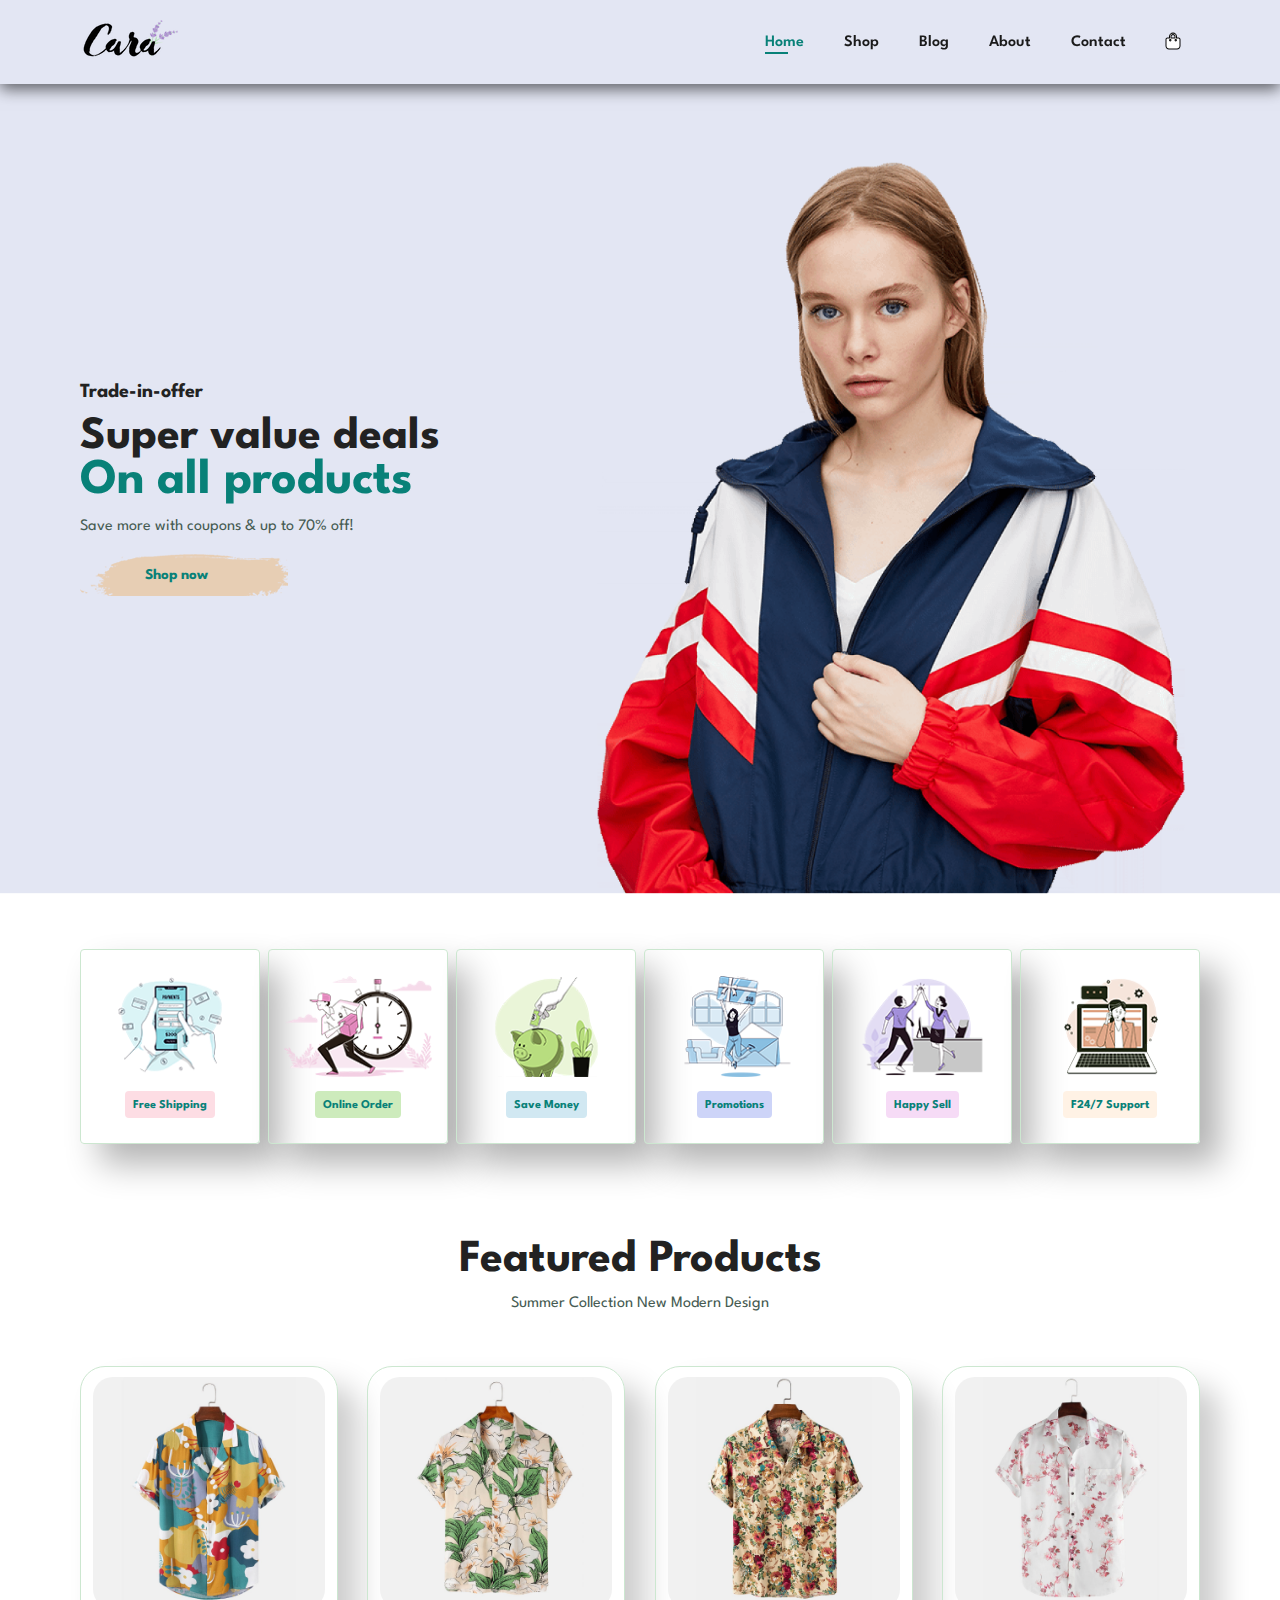
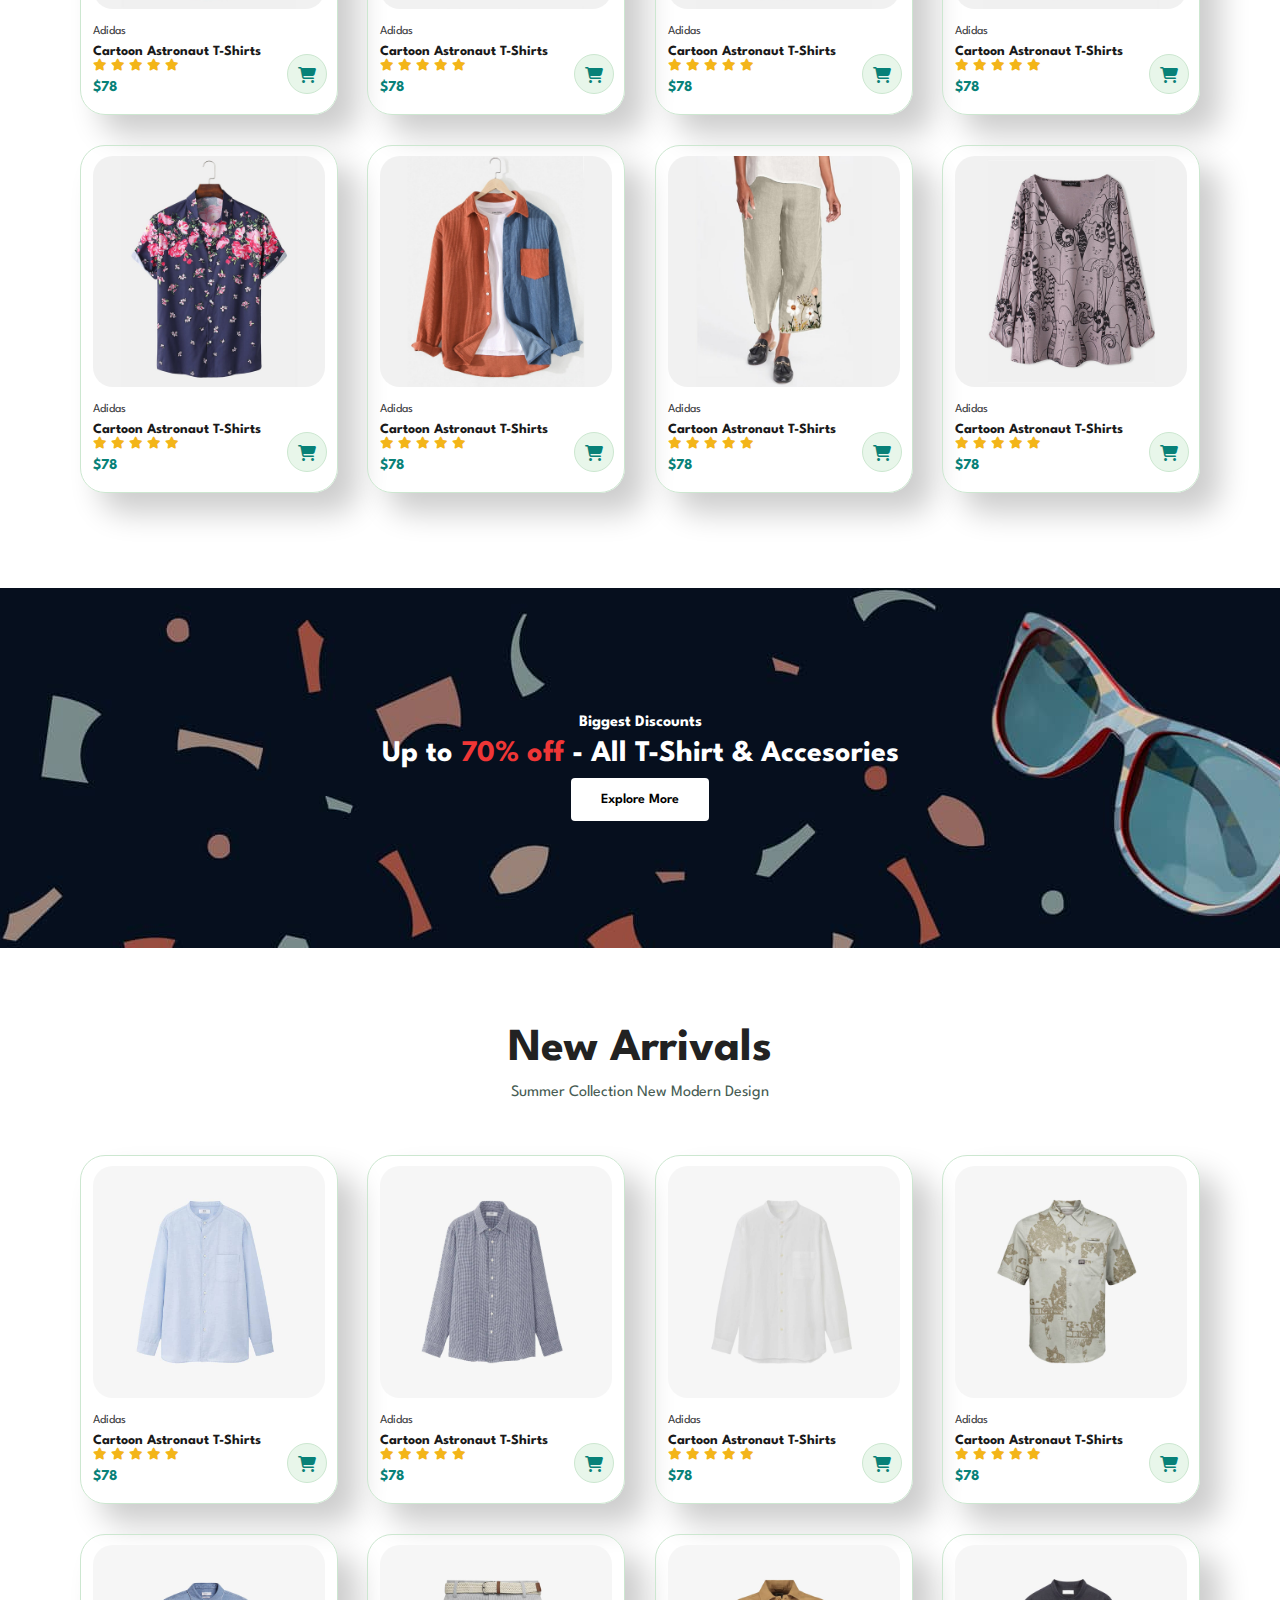
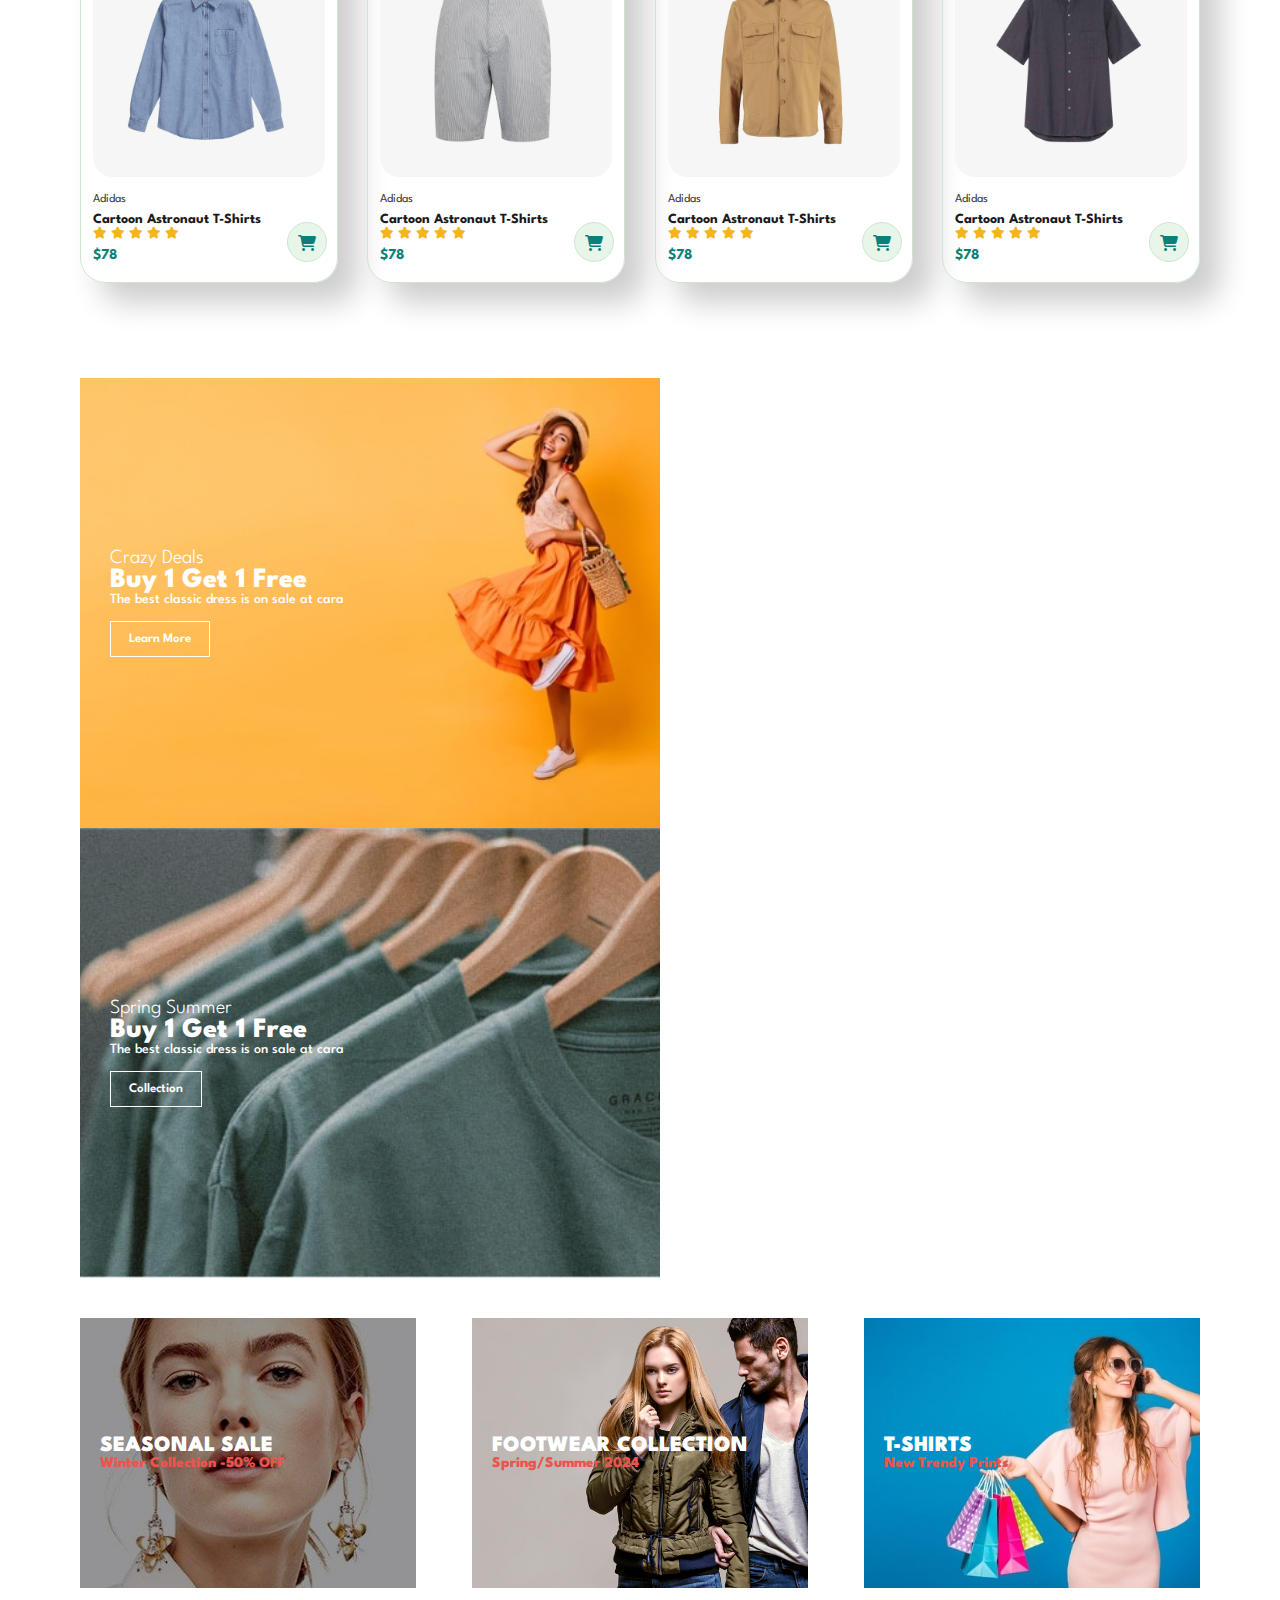
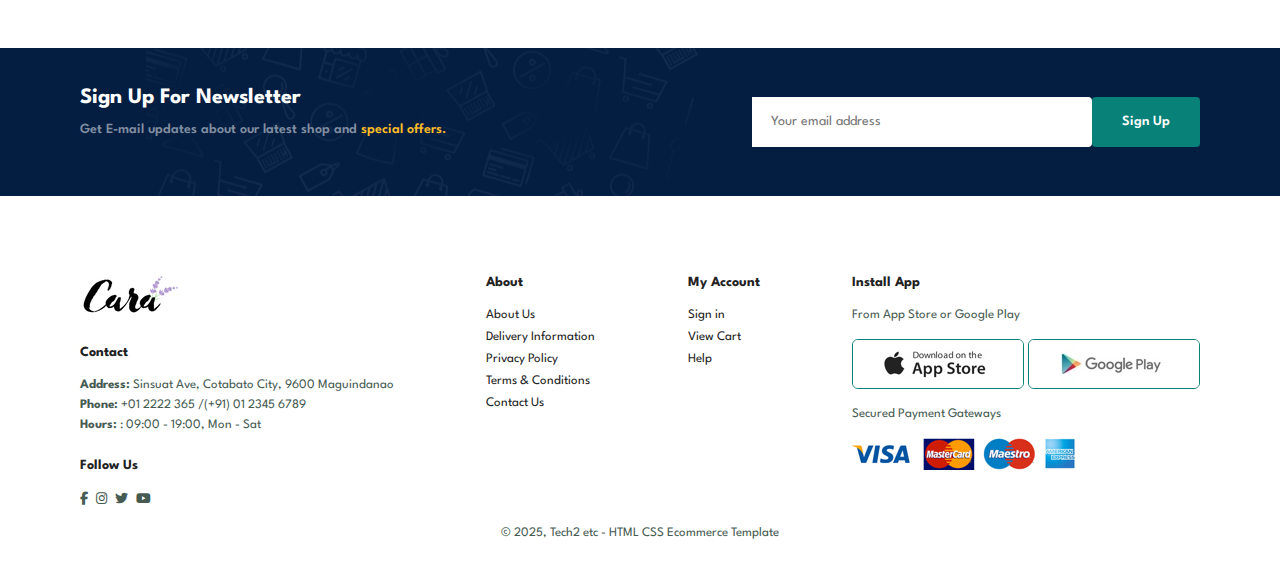
<file: index.html>
<!DOCTYPE html>
<html lang="en">

<head>
    <meta charset="UTF-8">
    <meta http-equiv="X-UA-Compatible" content="IE=edge">
    <meta name="viewport" content="width=device-width, initial-scale=1.0">
    <title>Home</title>
    <link rel="icon" href="assets/img/people/4.5.png" type="image/png">
    <link rel="stylesheet" href="https://cdnjs.cloudflare.com/ajax/libs/font-awesome/6.7.2/css/all.css">
    <link rel="stylesheet" href="assets/css/style.css">
</head>

<body>

    <section id="header">
        <a href="index.html"><img src="assets/img/logo.png" class="logo" alt=""></a>
        <div>
            <ul id="navbar"> 
                <li><a class="active" href="index.html">Home</a></li>
                <li><a href="shop.html">Shop</a></li>
                <li><a href="blog.html">Blog</a></li>
                <li><a href="about.html">About</a></li>
                <li><a href="contact.html">Contact</a></li>
                <li id="lg-bag"><a href="cart.html"><i class="fa-solid fa-bag-shopping" style="color: white; -webkit-text-stroke: 1px black;"></i></a></li>
                <a href="#" id="close"><i class="fa-solid fa-times"></i></a>
                </ul>
        </div>
        <div id="mobile">
            <a href="cart.html"><i class="fa-solid fa-bag-shopping" style="color: white; -webkit-text-stroke: 1px black;"></i></a>
            <i id="bar" class="fas fa-outdent"></i>
        </div>
   </section>   

   <section id="hero">
        <h4>Trade-in-offer</h4>
        <h2>Super value deals</h2>
        <h1>On all products</h1>
        <p>Save more with coupons & up to 70% off!</p>
        <a href="shop.html"><button>Shop now</button></a>
   </section>

   <section id="feature" class="section-p1">
        <div class="fe-box">
            <img src="assets/img/features/f1.png" alt="">
            <h6>Free Shipping</h6>
        </div>
        <div class="fe-box">
            <img src="assets/img/features/f2.png" alt="">
            <h6>Online Order</h6>
        </div>
        <div class="fe-box">
            <img src="assets/img/features/f3.png" alt="">
            <h6>Save Money</h6>
        </div>
        <div class="fe-box">
            <img src="assets/img/features/f4.png" alt="">
            <h6>Promotions</h6>
        </div>
        <div class="fe-box">
            <img src="assets/img/features/f5.png" alt="">
            <h6>Happy Sell</h6>
        </div>
        <div class="fe-box">
            <img src="assets/img/features/f6.png" alt="">
            <h6>F24/7 Support</h6>
        </div>
   </section>

   <section id="product1" class="section-p1"> 
        <h2>Featured Products</h2>
        <p>Summer Collection New Modern Design</p>
        <div class="pro-container">
            <div class="pro" id="pro1">
                <img src="assets/img/products/f1.jpg" alt="">
                <div class="des">
                    <span>Adidas</span>
                    <h5>Cartoon Astronaut T-Shirts</h5>
                    <div class="star">
                        <i class="fas fa-star"></i>
                        <i class="fas fa-star"></i>
                        <i class="fas fa-star"></i>
                        <i class="fas fa-star"></i>
                        <i class="fas fa-star"></i>
                    </div>
                    <h4>$78</h4> 
                </div>
                <a href="#"><i class="fa-solid fa-shopping-cart cart"></i></a>
            </div>
            <div class="pro" id="pro1">
                <img src="assets/img/products/f2.jpg" alt="">
                <div class="des">
                    <span>Adidas</span>
                    <h5>Cartoon Astronaut T-Shirts</h5>
                    <div class="star">
                        <i class="fas fa-star"></i>
                        <i class="fas fa-star"></i>
                        <i class="fas fa-star"></i>
                        <i class="fas fa-star"></i>
                        <i class="fas fa-star"></i>
                    </div>
                    <h4>$78</h4> 
                </div>
                <a href="#"><i class="fa-solid fa-shopping-cart cart"></i></a>
            </div>  
            <div class="pro" id="pro1">
                <img src="assets/img/products/f3.jpg" alt="">
                <div class="des">
                    <span>Adidas</span>
                    <h5>Cartoon Astronaut T-Shirts</h5>
                    <div class="star">
                        <i class="fas fa-star"></i>
                        <i class="fas fa-star"></i>
                        <i class="fas fa-star"></i>
                        <i class="fas fa-star"></i>
                        <i class="fas fa-star"></i>
                    </div>
                    <h4>$78</h4> 
                </div>
                <a href="#"><i class="fa-solid fa-shopping-cart cart"></i></a>
            </div>  
            <div class="pro" id="pro1">
                <img src="assets/img/products/f4.jpg" alt="">
                <div class="des">
                    <span>Adidas</span>
                    <h5>Cartoon Astronaut T-Shirts</h5>
                    <div class="star">
                        <i class="fas fa-star"></i>
                        <i class="fas fa-star"></i>
                        <i class="fas fa-star"></i>
                        <i class="fas fa-star"></i>
                        <i class="fas fa-star"></i>
                    </div>
                    <h4>$78</h4> 
                </div>
                <a href="#"><i class="fa-solid fa-shopping-cart cart"></i></a>
            </div>  <div class="pro" id="pro1">
                <img src="assets/img/products/f5.jpg" alt="">
                <div class="des">
                    <span>Adidas</span>
                    <h5>Cartoon Astronaut T-Shirts</h5>
                    <div class="star">
                        <i class="fas fa-star"></i>
                        <i class="fas fa-star"></i>
                        <i class="fas fa-star"></i>
                        <i class="fas fa-star"></i>
                        <i class="fas fa-star"></i>
                    </div>
                    <h4>$78</h4> 
                </div>
                <a href="#"><i class="fa-solid fa-shopping-cart cart"></i></a>
            </div>  
            <div class="pro" id="pro1">
                <img src="assets/img/products/f6.jpg" alt="">
                <div class="des">
                    <span>Adidas</span>
                    <h5>Cartoon Astronaut T-Shirts</h5>
                    <div class="star">
                        <i class="fas fa-star"></i>
                        <i class="fas fa-star"></i>
                        <i class="fas fa-star"></i>
                        <i class="fas fa-star"></i>
                        <i class="fas fa-star"></i>
                    </div>
                    <h4>$78</h4> 
                </div>
                <a href="#"><i class="fa-solid fa-shopping-cart cart"></i></a>
            </div>  
            <div class="pro" id="pro1">
                <img src="assets/img/products/f7.jpg" alt="">
                <div class="des">
                    <span>Adidas</span>
                    <h5>Cartoon Astronaut T-Shirts</h5>
                    <div class="star">
                        <i class="fas fa-star"></i>
                        <i class="fas fa-star"></i>
                        <i class="fas fa-star"></i>
                        <i class="fas fa-star"></i>
                        <i class="fas fa-star"></i>
                    </div>
                    <h4>$78</h4> 
                </div>
                <a href="#"><i class="fa-solid fa-shopping-cart cart"></i></a>
            </div>  
            <div class="pro" id="pro1">
                <img src="assets/img/products/f8.jpg" alt="">
                <div class="des">
                    <span>Adidas</span>
                    <h5>Cartoon Astronaut T-Shirts</h5>
                    <div class="star">
                        <i class="fas fa-star"></i>
                        <i class="fas fa-star"></i>
                        <i class="fas fa-star"></i>
                        <i class="fas fa-star"></i>
                        <i class="fas fa-star"></i>
                    </div>
                    <h4>$78</h4> 
                </div>
                <a href="#"><i class="fa-solid fa-shopping-cart cart"></i></a>
            </div>      
        </div>
   </section>

   <section id="banner"  class="section-m1">
        <h4>Biggest Discounts</h4>
        <h2>Up to <span>70% off</span>  - All T-Shirt & Accesories</h2>
        <a href="shop.html"><button class="normal">Explore More</button></a>
    </section>

    <section id="product1" class="section-p1"> 
        <h2>New Arrivals</h2>
        <p>Summer Collection New Modern Design</p>
        <div class="pro-container">
            <div class="pro" id="pro1">
                <img src="assets/img/products/n1.jpg" alt="">
                <div class="des">
                    <span>Adidas</span>
                    <h5>Cartoon Astronaut T-Shirts</h5>
                    <div class="star">
                        <i class="fas fa-star"></i>
                        <i class="fas fa-star"></i>
                        <i class="fas fa-star"></i>
                        <i class="fas fa-star"></i>
                        <i class="fas fa-star"></i>
                    </div>
                    <h4>$78</h4> 
                </div>
                <a href="#"><i class="fa-solid fa-shopping-cart cart"></i></a>
            </div>
            <div class="pro" id="pro1">
                <img src="assets/img/products/n2.jpg" alt="">
                <div class="des">
                    <span>Adidas</span>
                    <h5>Cartoon Astronaut T-Shirts</h5>
                    <div class="star">
                        <i class="fas fa-star"></i>
                        <i class="fas fa-star"></i>
                        <i class="fas fa-star"></i>
                        <i class="fas fa-star"></i>
                        <i class="fas fa-star"></i>
                    </div>
                    <h4>$78</h4> 
                </div>
                <a href="#"><i class="fa-solid fa-shopping-cart cart"></i></a>
            </div>  
            <div class="pro" id="pro1">
                <img src="assets/img/products/n3.jpg" alt="">
                <div class="des">
                    <span>Adidas</span>
                    <h5>Cartoon Astronaut T-Shirts</h5>
                    <div class="star">
                        <i class="fas fa-star"></i>
                        <i class="fas fa-star"></i>
                        <i class="fas fa-star"></i>
                        <i class="fas fa-star"></i>
                        <i class="fas fa-star"></i>
                    </div>
                    <h4>$78</h4> 
                </div>
                <a href="#"><i class="fa-solid fa-shopping-cart cart"></i></a>
            </div>  
            <div class="pro" id="pro1">
                <img src="assets/img/products/n4.jpg" alt="">
                <div class="des">
                    <span>Adidas</span>
                    <h5>Cartoon Astronaut T-Shirts</h5>
                    <div class="star">
                        <i class="fas fa-star"></i>
                        <i class="fas fa-star"></i>
                        <i class="fas fa-star"></i>
                        <i class="fas fa-star"></i>
                        <i class="fas fa-star"></i>
                    </div>
                    <h4>$78</h4> 
                </div>
                <a href="#"><i class="fa-solid fa-shopping-cart cart"></i></a>
            </div>  <div class="pro" id="pro1">
                <img src="assets/img/products/n5.jpg" alt="">
                <div class="des">
                    <span>Adidas</span>
                    <h5>Cartoon Astronaut T-Shirts</h5>
                    <div class="star">
                        <i class="fas fa-star"></i>
                        <i class="fas fa-star"></i>
                        <i class="fas fa-star"></i>
                        <i class="fas fa-star"></i>
                        <i class="fas fa-star"></i>
                    </div>
                    <h4>$78</h4> 
                </div>
                <a href="#"><i class="fa-solid fa-shopping-cart cart"></i></a>
            </div>  
            <div class="pro" id="pro1">
                <img src="assets/img/products/n6.jpg" alt="">
                <div class="des">
                    <span>Adidas</span>
                    <h5>Cartoon Astronaut T-Shirts</h5>
                    <div class="star">
                        <i class="fas fa-star"></i>
                        <i class="fas fa-star"></i>
                        <i class="fas fa-star"></i>
                        <i class="fas fa-star"></i>
                        <i class="fas fa-star"></i>
                    </div>
                    <h4>$78</h4> 
                </div>
                <a href="#"><i class="fa-solid fa-shopping-cart cart"></i></a>
            </div>  
            <div class="pro" id="pro1">
                <img src="assets/img/products/n7.jpg" alt="">
                <div class="des">
                    <span>Adidas</span>
                    <h5>Cartoon Astronaut T-Shirts</h5>
                    <div class="star">
                        <i class="fas fa-star"></i>
                        <i class="fas fa-star"></i>
                        <i class="fas fa-star"></i>
                        <i class="fas fa-star"></i>
                        <i class="fas fa-star"></i>
                    </div>
                    <h4>$78</h4> 
                </div>
                <a href="#"><i class="fa-solid fa-shopping-cart cart"></i></a>
            </div>  
            <div class="pro" id="pro1">
                <img src="assets/img/products/n8.jpg" alt="">
                <div class="des">
                    <span>Adidas</span>
                    <h5>Cartoon Astronaut T-Shirts</h5>
                    <div class="star">
                        <i class="fas fa-star"></i>
                        <i class="fas fa-star"></i>
                        <i class="fas fa-star"></i>
                        <i class="fas fa-star"></i>
                        <i class="fas fa-star"></i>
                    </div>
                    <h4>$78</h4> 
                </div>
                <a href="#"><i class="fa-solid fa-shopping-cart cart"></i></a>
            </div>      
        </div>
   </section>

   <section id="sm-banner" class="section-p1">
        <div class="banner-box">
            <h4>Crazy Deals</h4>
            <h2>Buy 1 Get 1 Free</h2>
            <span>The best classic dress is on sale at cara</span>
            <a href="shop.html"><button class="white">Learn More</button></a>
        </div>
        <div class="banner-box banner-box2">
            <h4>Spring Summer</h4>
            <h2>Buy 1 Get 1 Free</h2>
            <span>The best classic dress is on sale at cara</span>
            <a href="shop.html"><button class="white">Collection</button></a>
        </div>
   </section>

   <section id="banner3">
        <div class="banner-box">
            <h2>SEASONAL SALE</h2>
            <h3>Winter Collection -50% OFF</h3>
        </div>
        <div class="banner-box banner-box2">
            <h2>FOOTWEAR COLLECTION</h2>
            <h3>Spring/Summer 2024</h3>
        </div>
        <div class="banner-box banner-box3">
            <h2>T-SHIRTS</h2>
            <h3>New Trendy Prints</h3>
        </div>
    </section>

    <section id="newsletter" class="section-p1 section-m1">
        <div class="newstext">
            <h4>Sign Up For Newsletter</h4>
            <p>Get E-mail updates about our latest shop and <span>special offers.</span></p>
        </div>
        <div class="form">
            <input type="text" placeholder="Your email address">
            <button class="normal">Sign Up</button> 
        </div>
    </section>
                
    <footer class="section-p1">
        <div class="col">
            <img class="logo" src="assets/img/logo.png" alt="">
            <h4>Contact</h4>
            <p><strong>Address: </strong>Sinsuat Ave, Cotabato City, 9600 Maguindanao</p>
            <p><strong>Phone: </strong>+01 2222 365 /(+91) 01 2345 6789</p>
            <p><strong>Hours: </strong>: </strong>09:00 - 19:00, Mon - Sat</p>
            <div class="follow">
                <h4>Follow Us</h4>
                <div class="icon">
                    <a href="https://www.facebook.com/michaelandres24" target=""><i class="fab fa-facebook-f"></i></a>
                    <a href="https://www.instagram.com/micss__" target=""><i class="fab fa-instagram"></i></a>
                    <a href="https://www.x.com/Maxxxs0" target=""><i class="fab fa-twitter"></i></a>
                    <a href="https://www.youtube.com/MrBeast" target=""><i class="fab fa-youtube"></i></a>
                </div>
            </div>
        </div>

        <div class="col">
            <h4>About</h4>
            <a href="about.html">About Us</a>
            <a href="#">Delivery Information</a>
            <a href="privacy-policy.html">Privacy Policy</a>
            <a href="terms-and-conditions.html">Terms & Conditions</a>
            <a href="contact.html">Contact Us</a>
        </div>
        
        <div class="col">
            <h4>My Account</h4>
            <a href="login.html">Sign in</a>
            <a href="cart.html">View Cart</a>
            <a href="help.html">Help</a>
        </div>
        
        <div class="col install">
            <h4>Install App</h4>
            <p>From App Store or Google Play</p>
            <div class="row">
                <img src="assets/img/pay/app.jpg" alt="">
                <img src="assets/img/pay/play.jpg" alt="">
            </div>
            <p>Secured Payment Gateways</p>
            <img src="assets/img/pay/pay.png" alt="">
        </div>

        <div class="copyright">
            <p>© 2025, Tech2 etc - HTML CSS Ecommerce Template</p>
        </div> 

    </footer>

    <script src="assets/js/script.js"></script>
</body>

</html>
</file>
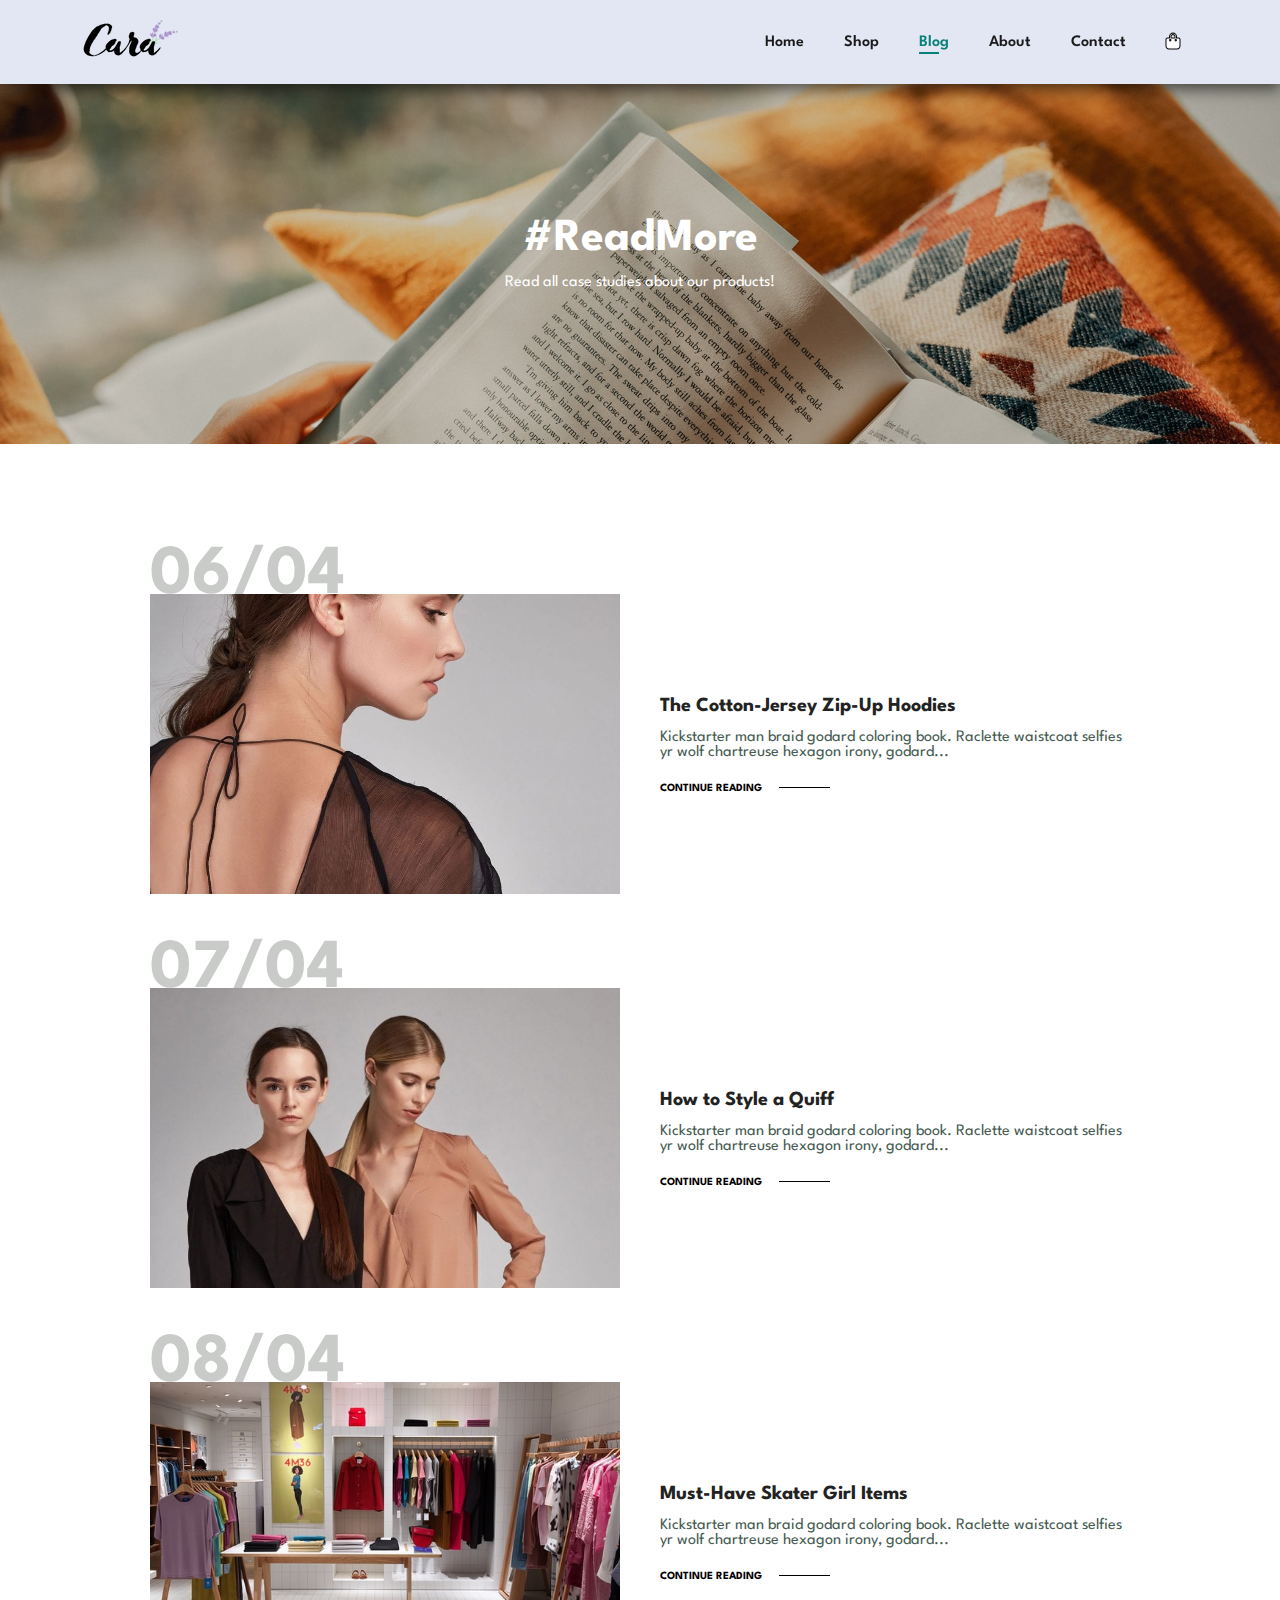
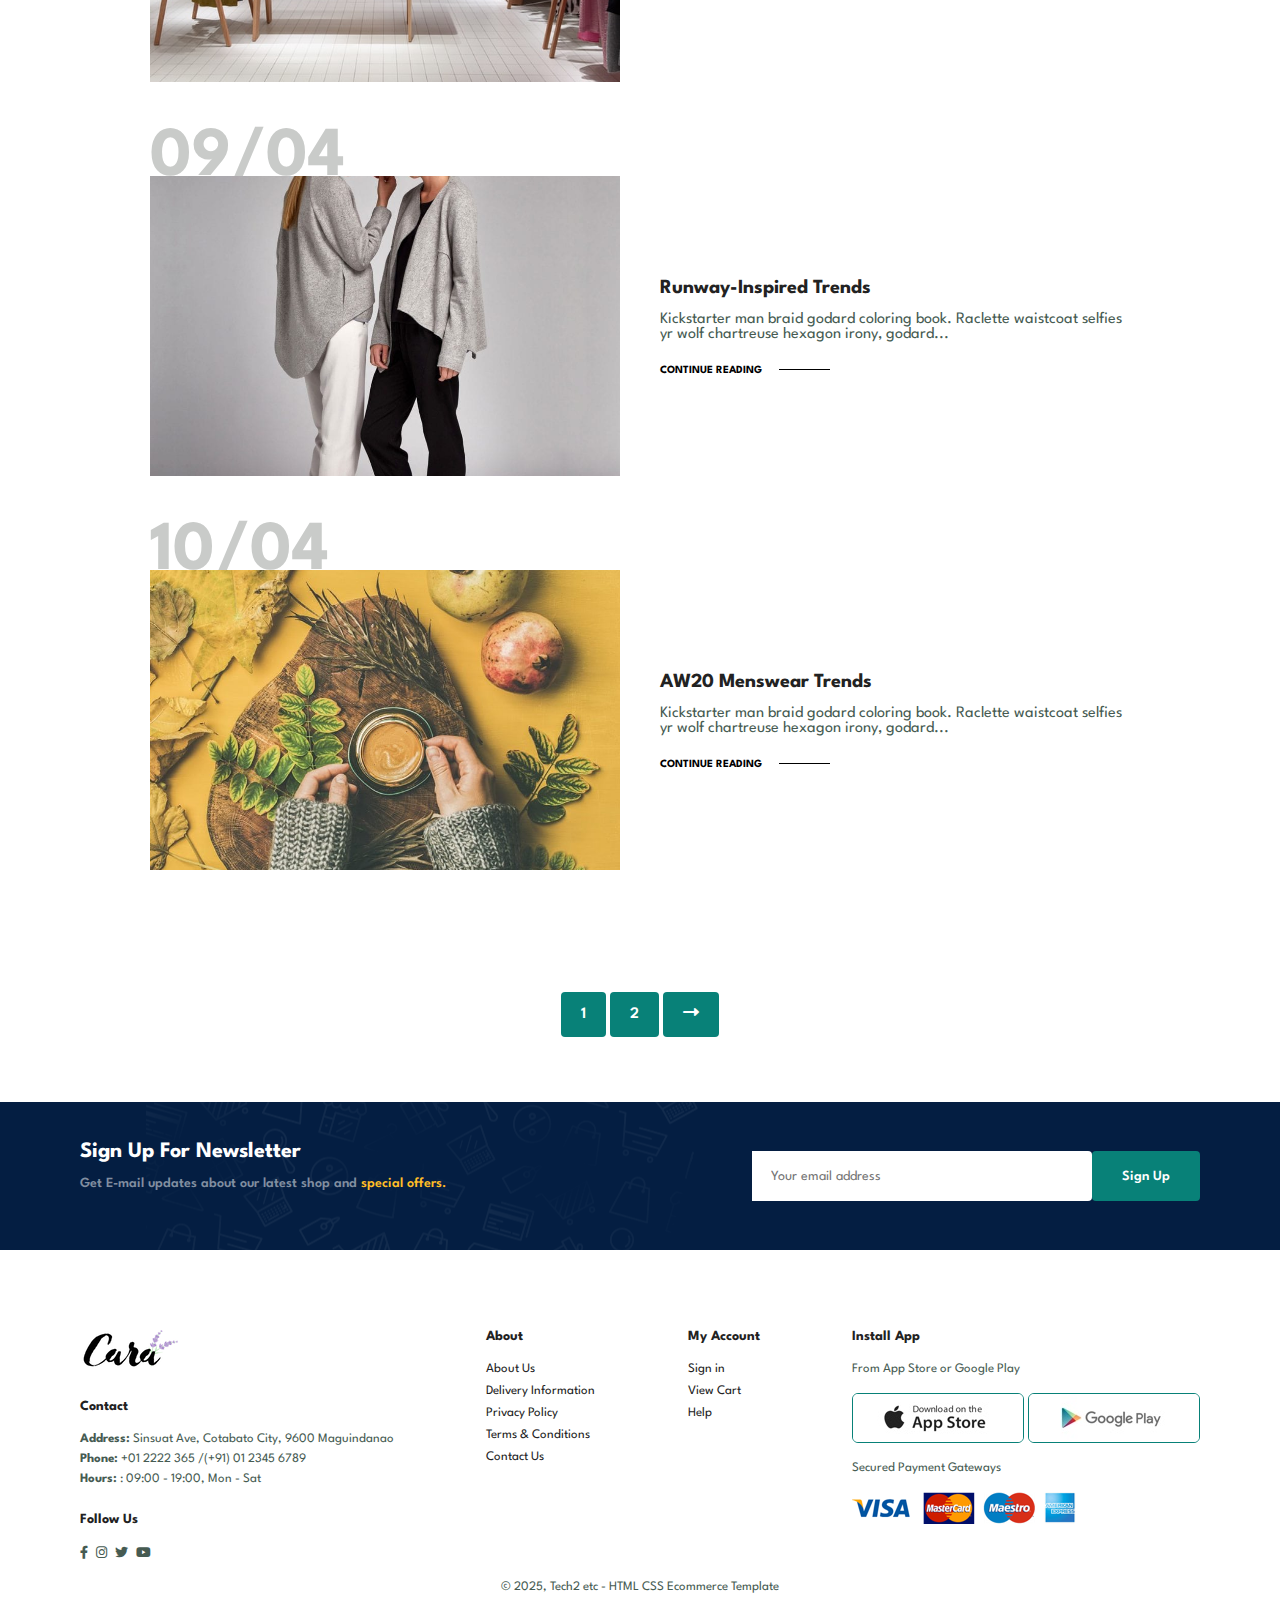
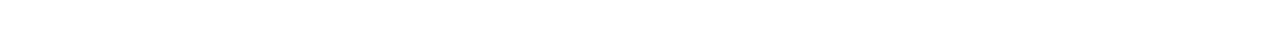
<file: blog.html>
<!DOCTYPE html>
<html lang="en">

<head>
    <meta charset="UTF-8">
    <meta http-equiv="X-UA-Compatible" content="IE=edge">
    <meta name="viewport" content="width=device-width, initial-scale=1.0">
    <title>Blog</title>
    <link rel="icon" href="assets/img/people/4.5.png" type="image/png">
    <link rel="stylesheet" href="https://cdnjs.cloudflare.com/ajax/libs/font-awesome/6.0.0/css/all.min.css">
    <link rel="stylesheet" href="assets/css/style.css">
</head>

<body>

    <section id="header">
        <a href="#"><img src="assets/img/logo.png" class="logo" alt=""></a>
        <div>
            <ul id="navbar"> 
                <li><a href="index.html">Home</a></li>
                <li><a href="shop.html">Shop</a></li>
                <li><a class="active" href="blog.html">Blog</a></li>
                <li><a href="about.html">About</a></li>
                <li><a href="contact.html">Contact</a></li>
                <li id="lg-bag"><a href="cart.html"><i class="fa-solid fa-bag-shopping" style="color: white; -webkit-text-stroke: 1px black;"></i></a></li>
                <a href="#" id="close"><i class="fa-solid fa-times"></i></a>
            </ul>
        </div>
        <div id="mobile">
            <a href="cart.html"><i class="fa-solid fa-bag-shopping" style="color: white; -webkit-text-stroke: 1px black;"></i></a>
            <i id="bar" class="fas fa-outdent"></i>
        </div>
   </section>   

   <section id="page-header" class="blog-header">
        <h2>#ReadMore</h2>
        <p>Read all case studies about our products!</p>
   </section>

   <section id="blog">
       <div class="blog-box">
           <div class="blog-img">
               <img src="assets/img/blog/b1.jpg" alt="">
           </div>
           <div class="blog-details">
               <h4>The Cotton-Jersey Zip-Up Hoodies</h4>
               <p>Kickstarter man braid godard coloring book. Raclette waistcoat selfies yr wolf chartreuse hexagon irony, godard...</p>
               <a href="#">CONTINUE READING</a>
           </div>
           <h1>06/04</h1>
       </div>
       <div class="blog-box">
           <div class="blog-img">
               <img src="assets/img/blog/b2.jpg" alt="">
           </div>
           <div class="blog-details">
               <h4>How to Style a Quiff</h4>
               <p>Kickstarter man braid godard coloring book. Raclette waistcoat selfies yr wolf chartreuse hexagon irony, godard...</p>
               <a href="#">CONTINUE READING</a>
           </div>
           <h1>07/04</h1>
       </div>
       <div class="blog-box">
           <div class="blog-img">
               <img src="assets/img/blog/b3.jpg" alt="">
           </div>
           <div class="blog-details">
               <h4>Must-Have Skater Girl Items</h4>
               <p>Kickstarter man braid godard coloring book. Raclette waistcoat selfies yr wolf chartreuse hexagon irony, godard...</p>
               <a href="#">CONTINUE READING</a>
           </div>
           <h1>08/04</h1>
       </div>
       <div class="blog-box">
           <div class="blog-img">
               <img src="assets/img/blog/b4.jpg" alt="">
           </div>
           <div class="blog-details">
               <h4>Runway-Inspired Trends</h4>
               <p>Kickstarter man braid godard coloring book. Raclette waistcoat selfies yr wolf chartreuse hexagon irony, godard...</p>
               <a href="#">CONTINUE READING</a>
           </div>
           <h1>09/04</h1>
       </div>
       <div class="blog-box">
           <div class="blog-img">
               <img src="assets/img/blog/b6.jpg" alt="">
           </div>
           <div class="blog-details">
               <h4>AW20 Menswear Trends</h4>
               <p>Kickstarter man braid godard coloring book. Raclette waistcoat selfies yr wolf chartreuse hexagon irony, godard...</p>
               <a href="#">CONTINUE READING</a>
           </div>
           <h1>10/04</h1>
       </div>
</section>

   <section id="pagination" class="section-p1">
    <a href="#">1</a>
    <a href="#">2</a>
    <a href="#"><i class="fa-solid fa-long-arrow-alt-right fa-long-arrow-alt-right"></i></a>
   </section>

    <section id="newsletter" class="section-p1 section-m1">
        <div class="newstext">
            <h4>Sign Up For Newsletter</h4>
            <p>Get E-mail updates about our latest shop and <span>special offers.</span></p>
        </div>
        <div class="form">
            <input type="text" placeholder="Your email address">
            <button class="normal">Sign Up</button> 
        </div>
    </section>

    <footer class="section-p1">
        <div class="col">
            <img class="logo" src="assets/img/logo.png" alt="">
            <h4>Contact</h4>
            <p><strong>Address: </strong>Sinsuat Ave, Cotabato City, 9600 Maguindanao</p>
            <p><strong>Phone: </strong>+01 2222 365 /(+91) 01 2345 6789</p>
            <p><strong>Hours: </strong>: </strong>09:00 - 19:00, Mon - Sat</p>
            <div class="follow">
                <h4>Follow Us</h4>
                <div class="icon">
                    <a href="https://www.facebook.com/michaelandres24" target=""><i class="fab fa-facebook-f"></i></a>
                    <a href="https://www.instagram.com/micss__" target=""><i class="fab fa-instagram"></i></a>
                    <a href="https://www.x.com/Maxxxs0" target=""><i class="fab fa-twitter"></i></a>
                    <a href="https://www.youtube.com/MrBeast" target=""><i class="fab fa-youtube"></i></a>
                </div>
            </div>
        </div>

        <div class="col">
            <h4>About</h4>
            <a href="about.html">About Us</a>
            <a href="#">Delivery Information</a>
            <a href="privacy-policy.html">Privacy Policy</a>
            <a href="terms-and-conditions.html">Terms & Conditions</a>
            <a href="contact.html">Contact Us</a>
        </div>
        
        <div class="col">
            <h4>My Account</h4>
            <a href="login.html">Sign in</a>
            <a href="cart.html">View Cart</a>
            <a href="help.html">Help</a>
        </div>
        
        <div class="col install">
            <h4>Install App</h4>
            <p>From App Store or Google Play</p>
            <div class="row">
                <img src="assets/img/pay/app.jpg" alt="">
                <img src="assets/img/pay/play.jpg" alt="">
            </div>
            <p>Secured Payment Gateways</p>
            <img src="assets/img/pay/pay.png" alt="">
        </div>

        <div class="copyright">
            <p>© 2025, Tech2 etc - HTML CSS Ecommerce Template</p>
        </div> 

    </footer>

    <script src="assets/js/script.js"></script>
    <script>
        const continueReadingLinks = document.querySelectorAll('a[href="#"]');

        continueReadingLinks.forEach(link => {
            link.addEventListener('click', (event) => {
                event.preventDefault();
                alert("Error: This feature is not available at the moment.");
            });
        });
    </script>
</body>

</html>
</file>
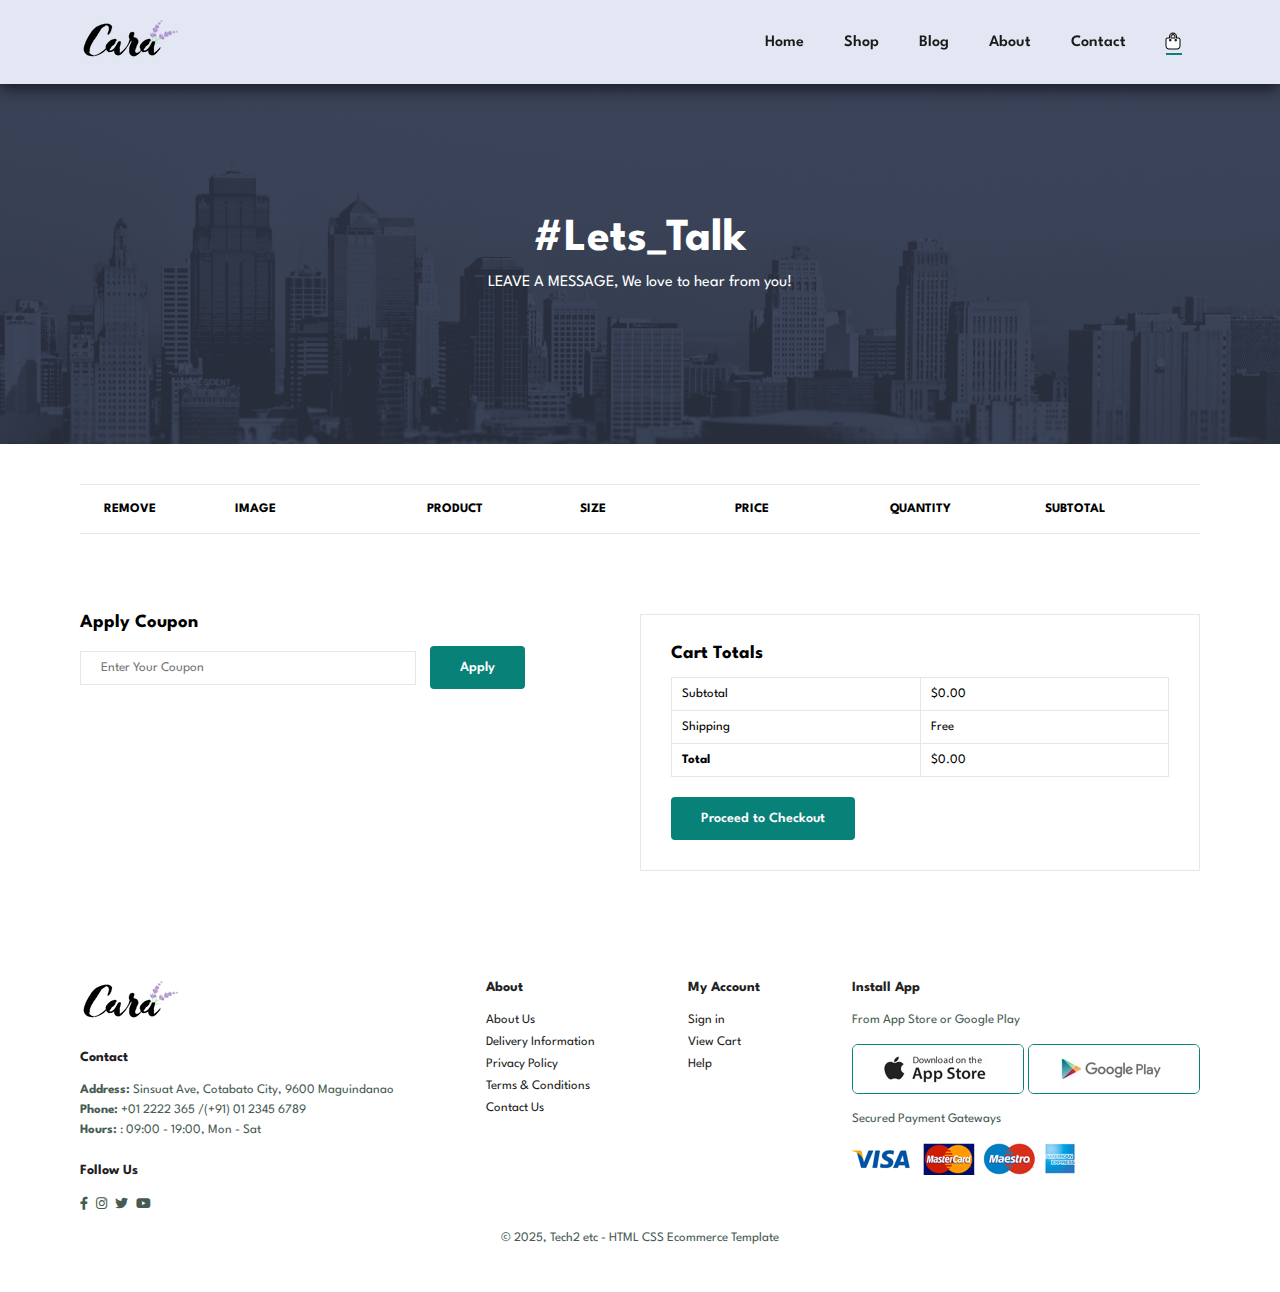
<file: cart.html>
<!DOCTYPE html>
<html lang="en">

<head>
    <meta charset="UTF-8">
    <meta http-equiv="X-UA-Compatible" content="IE=edge">
    <meta name="viewport" content="width=device-width, initial-scale=1.0">
    <title>View Cart</title>
    <link rel="icon" href="assets/img/people/4.5.png" type="image/png">
    <link rel="stylesheet" href="https://cdnjs.cloudflare.com/ajax/libs/font-awesome/6.0.0/css/all.min.css">
    <link rel="stylesheet" href="assets/css/style.css">
</head>

<body>

    <section id="header">
        <a href="#"><img src="assets/img/logo.png" class="logo" alt=""></a>
        <div>
            <ul id="navbar">
                <li><a href="index.html">Home</a></li>
                <li><a href="shop.html">Shop</a></li>
                <li><a href="blog.html">Blog</a></li>
                <li><a href="about.html">About</a></li>
                <li><a href="contact.html">Contact</a></li>
                <li id="lg-bag"><a class="active" href="cart.html"><i class="fa-solid fa-bag-shopping" style="color: white; -webkit-text-stroke: 1px black;"></i></a></li>
                <a href="#" id="close"><i class="fa-solid fa-times"></i></a>
            </ul>
        </div>
        <div id="mobile">
            <a href="cart.html"><i class="fa-solid fa-bag-shopping" style="color: white; -webkit-text-stroke: 1px black;"></i></a>
            <i id="bar" class="fas fa-outdent"></i>
        </div>
    </section>

    <section id="page-header" class="about-header">
        <h2>#Lets_Talk</h2>
        <p>LEAVE A MESSAGE, We love to hear from you!</p>
    </section>

    <section id="cart" class="section-p1">
        <table width="100%">
            <thead>
                <tr>
                    <td>Remove</td>
                    <td>Image</td>
                    <td>Product</td>
                    <td>Size</td>
                    <td>Price</td>
                    <td>Quantity</td>
                    <td>Subtotal</td>
                </tr>
            </thead>
            <tbody id="cart-items">
            </tbody>
        </table>
    </section>

    <section id="cart-add" class="section-p1">
        <div id="coupon">
            <h3>Apply Coupon</h3>
            <div>
                <input type="text" placeholder="Enter Your Coupon">
                <button class="normal">Apply</button>
            </div>
        </div>

        <div id="subtotal">
            <h3>Cart Totals</h3>
            <table>
                <tr>
                    <td>Subtotal</td>
                    <td id="total-price">$0</td>
                </tr>
                <tr>
                    <td>Shipping</td>
                    <td>Free</td>
                </tr>
                <tr>
                    <td><strong>Total</strong></td>
                    <td id="grand-total"><strong>$0</strong></td>
                </tr>
            </table>
            <button class="normal">Proceed to Checkout</button>
        </div>
    </section>

    <footer class="section-p1">
        <div class="col">
            <img class="logo" src="assets/img/logo.png" alt="">
            <h4>Contact</h4>
            <p><strong>Address: </strong>Sinsuat Ave, Cotabato City, 9600 Maguindanao</p>
            <p><strong>Phone: </strong>+01 2222 365 /(+91) 01 2345 6789</p>
            <p><strong>Hours: </strong>: </strong>09:00 - 19:00, Mon - Sat</p>
            <div class="follow">
                <h4>Follow Us</h4>
                <div class="icon">
                    <a href="https://www.facebook.com/michaelandres24" target=""><i class="fab fa-facebook-f"></i></a>
                    <a href="https://www.instagram.com/micss__" target=""><i class="fab fa-instagram"></i></a>
                    <a href="https://www.x.com/Maxxxs0" target=""><i class="fab fa-twitter"></i></a>
                    <a href="https://www.youtube.com/MrBeast" target=""><i class="fab fa-youtube"></i></a>
                </div>
            </div>
        </div>

        <div class="col">
            <h4>About</h4>
            <a href="about.html">About Us</a>
            <a href="#">Delivery Information</a>
            <a href="privacy-policy.html">Privacy Policy</a>
            <a href="terms-and-conditions.html">Terms & Conditions</a>
            <a href="contact.html">Contact Us</a>
        </div>
        
        <div class="col">
            <h4>My Account</h4>
            <a href="login.html">Sign in</a>
            <a href="cart.html">View Cart</a>
            <a href="help.html">Help</a>
        </div>
        
        <div class="col install">
            <h4>Install App</h4>
            <p>From App Store or Google Play</p>
            <div class="row">
                <img src="assets/img/pay/app.jpg" alt="">
                <img src="assets/img/pay/play.jpg" alt="">
            </div>
            <p>Secured Payment Gateways</p>
            <img src="assets/img/pay/pay.png" alt="">
        </div>

        <div class="copyright">
            <p>© 2025, Tech2 etc - HTML CSS Ecommerce Template</p>
        </div> 

    </footer>

    <script src="assets/js/script.js"></script>
    <script>
        const cartItemsContainer = document.getElementById('cart-items');
        const totalPriceElement = document.getElementById('total-price');
        const grandTotalElement = document.getElementById('grand-total');

        function loadCart() {
            const cart = JSON.parse(localStorage.getItem('cart')) || [];
            cartItemsContainer.innerHTML = ''; 
            let total = 0;

            cart.forEach((item, index) => {
                const subtotal = item.price * item.quantity;
                total += subtotal;

                const row = document.createElement('tr');
                row.innerHTML = `
                    <td><a href="#" class="remove-item" data-index="${index}"><i class="fa fa-times-circle"></i></td>
                    <td><img src="${item.image}" alt="${item.name}" style="width: 50px;"></td>
                    <td>${item.name}</td>
                    <td>${item.size}</td> <!-- Added Size Column -->
                    <td class="price">$${item.price.toFixed(2)}</td>
                    <td><input type="number" class="quantity" value="${item.quantity}" min="1" data-index="${index}" style="padding: 3px;"></td>
                    <td class="subtotal">$${subtotal.toFixed(2)}</td>
                `;
                cartItemsContainer.appendChild(row);
            });

            totalPriceElement.textContent = `$${total.toFixed(2)}`;
            grandTotalElement.textContent = `$${total.toFixed(2)}`;
        }

        function updateCart(index, quantity) {
            const cart = JSON.parse(localStorage.getItem('cart')) || [];
            cart[index].quantity = quantity;
            localStorage.setItem('cart', JSON.stringify(cart));
            loadCart();
        }

        function removeItem(index) {
            const cart = JSON.parse(localStorage.getItem('cart')) || [];
            cart.splice(index, 1);
            localStorage.setItem('cart', JSON.stringify(cart));
            loadCart();
        }

        cartItemsContainer.addEventListener('input', (e) => {
            if (e.target.classList.contains('quantity')) {
                const index = e.target.dataset.index;
                const quantity = parseInt(e.target.value);
                if (quantity > 0) {
                    updateCart(index, quantity);
                }
            }
        });

        cartItemsContainer.addEventListener('click', (e) => {
            if (e.target.closest('.remove-item')) { 
                const index = e.target.closest('.remove-item').dataset.index; 
                removeItem(index);
            }
        });

        loadCart();
    </script>
</body>

</html>
</file>
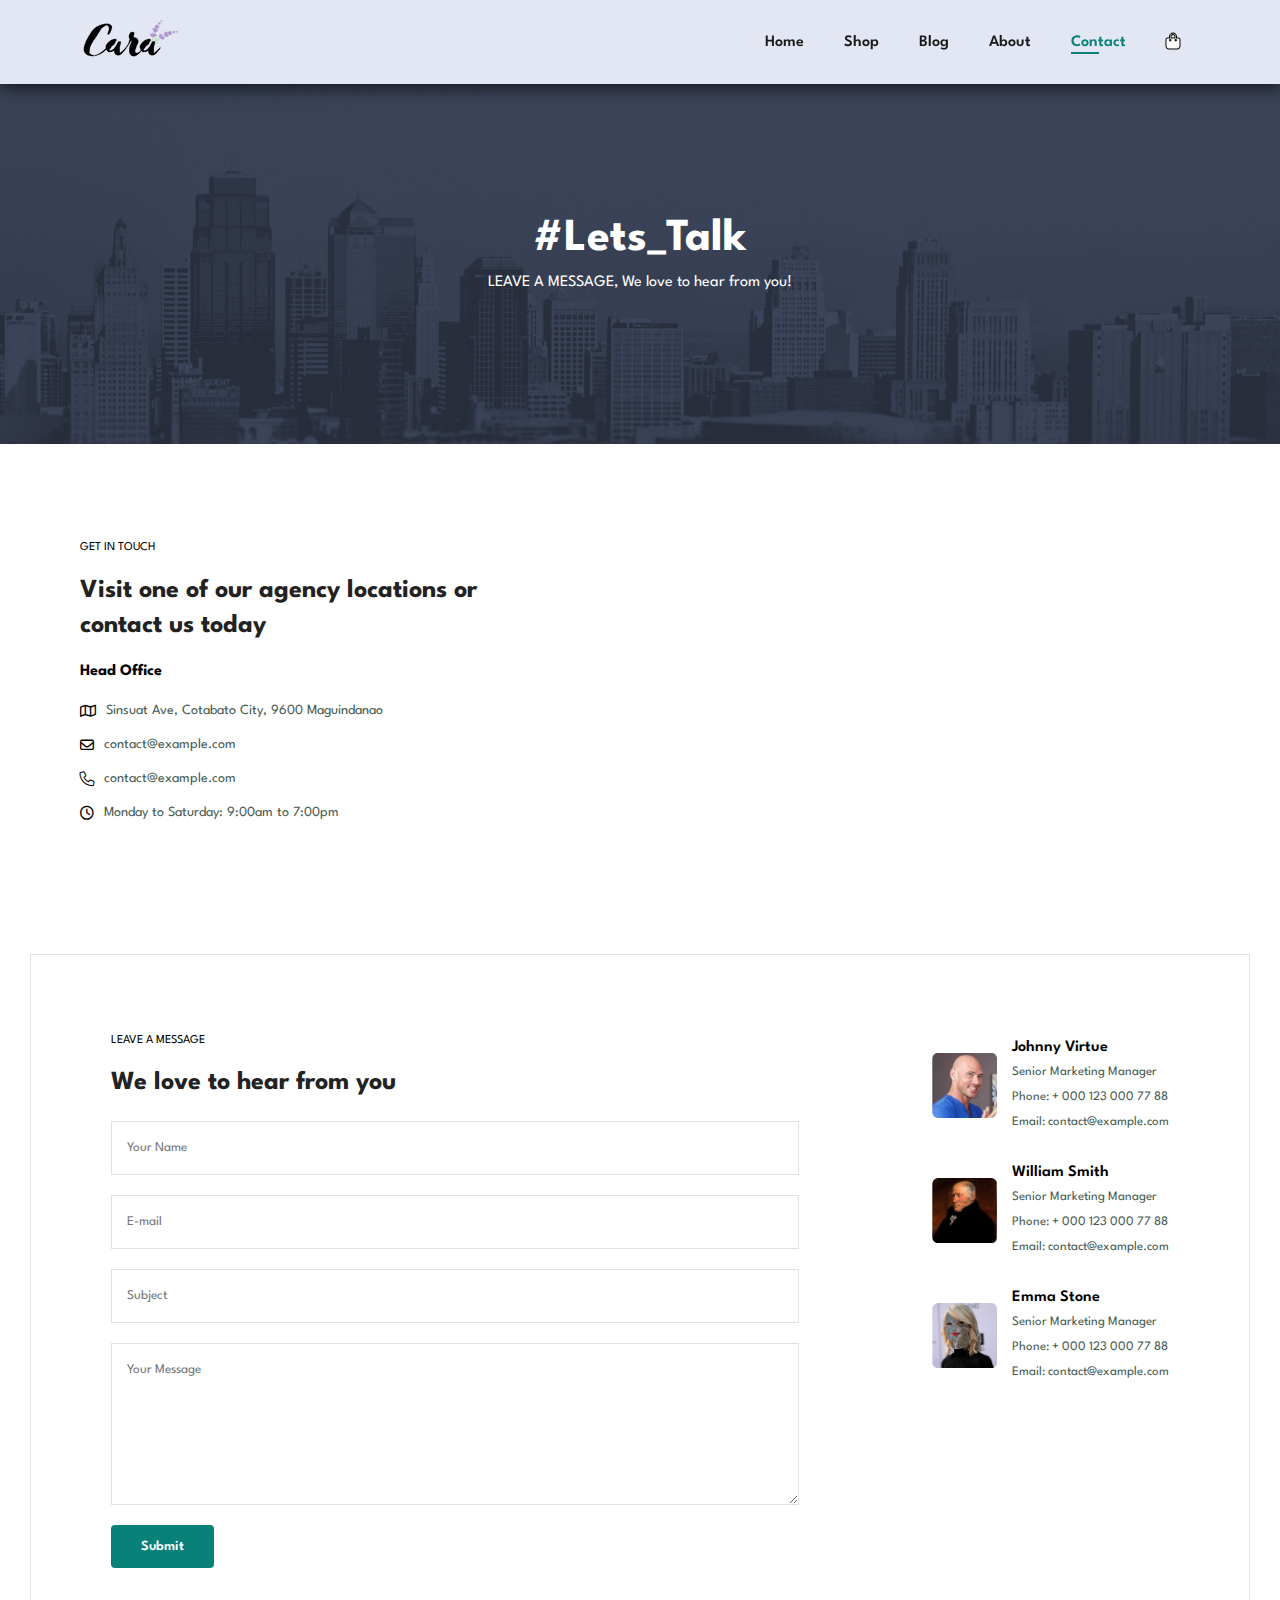
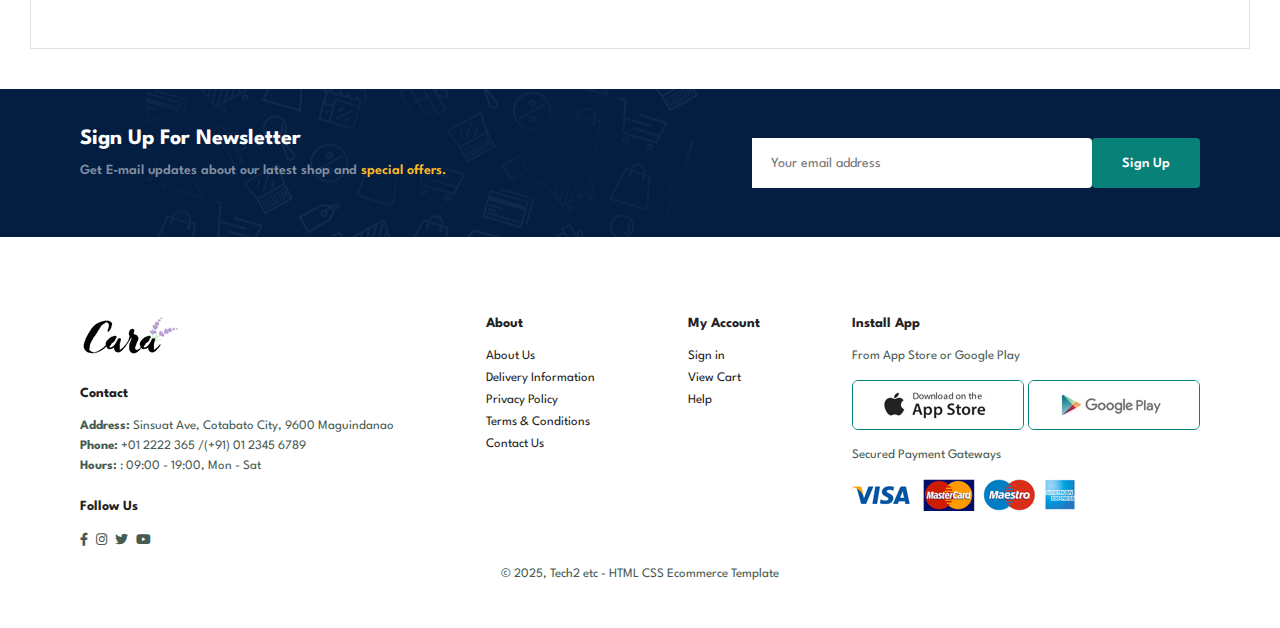
<file: contact.html>
<!DOCTYPE html>
<html lang="en">

<head>
    <meta charset="UTF-8">
    <meta http-equiv="X-UA-Compatible" content="IE=edge">
    <meta name="viewport" content="width=device-width, initial-scale=1.0">
    <title>Contact Us</title>
    <link rel="icon" href="assets/img/people/4.5.png" type="image/png">
    <link rel="stylesheet" href="https://cdnjs.cloudflare.com/ajax/libs/font-awesome/6.0.0/css/all.min.css">
    <link rel="stylesheet" href="assets/css/style.css">
</head>

<body>

    <section id="header">
        <a href="#"><img src="assets/img/logo.png" class="logo" alt=""></a>
        <div>
            <ul id="navbar"> 
                <li><a href="index.html">Home</a></li>
                <li><a href="shop.html">Shop</a></li>
                <li><a href="blog.html">Blog</a></li>
                <li><a href="about.html">About</a></li>
                <li><a class="active" href="contact.html">Contact</a></li>
                <li id="lg-bag"><a href="cart.html"><i class="fas fa-bag-shopping" style="color: white; -webkit-text-stroke: 1px black;"></i></a></li>
                <a href="#" id="close"><i class="fa-solid fa-times"></i></a>
            </ul>
        </div>
        <div id="mobile">
            <a href="cart.html"><i class="fa-solid fa-bag-shopping" style="color: white; -webkit-text-stroke: 1px black;"></i></a>
            <i id="bar" class="fas fa-outdent"></i>
        </div>
    </section>   

   <section id="page-header" class="about-header">
        <h2>#Lets_Talk</h2>
        <p>LEAVE A MESSAGE, We love to hear from you!</p>
   </section>

   <section id="contact-details" class="section-p1">
    <div class="details">
        <span>GET IN TOUCH</span>
        <h2>Visit one of our agency locations or contact us today</h2>
        <h3>Head Office</h3>
        <div>
            <li>
                <i class="far fa-map"></i>
                <p>Sinsuat Ave, Cotabato City, 9600 Maguindanao</p>
            </li>
            <li>
                <i class="far fa-envelope"></i>
                <p>contact@example.com </p>
            </li>
            <li>
                <i class="fas fa-phone" style="color: white; -webkit-text-stroke: 1px black;"></i>
                <p>contact@example.com </p>
            </li>
            <li>
                <i class="far fa-clock"></i>
                <p>Monday to Saturday: 9:00am to 7:00pm </p>
            </li>
        </div>
    </div>
    <div class="map">
        <iframe src="https://www.google.com/maps/embed?pb=!1m18!1m12!1m3!1d3958.251766578152!2d124.24528070000001!3d7.212094500000001!2m3!1f0!2f0!3f0!3m2!1i1024!2i768!4f13.1!3m3!1m2!1s0x32563a2b304c4815%3A0xfc02cb94d67488a2!2sCotabato%20State%20University!5e0!3m2!1sen!2sph!4v1744112300091!5m2!1sen!2sph" width="600" height="450" style="border:0;" allowfullscreen="" loading="lazy" ></iframe>
    </div>
   </section>

    <section id="form-details">
        <form action="">
            <span>LEAVE A MESSAGE</span>
            <h2>We love to hear from you</h2>
            <input type="text" placeholder="Your Name">
            <input type="text" placeholder="E-mail">
            <input type="text" placeholder="Subject">
            <textarea name="" id="" cols="30" rows="10" placeholder="Your Message"></textarea>
            <button class="normal">Submit</button>
        </form>

        <div class="people">
            <div>
                <img src="assets/img/people/4.5.png" alt="">
                <p><span>Johnny Virtue</span> Senior Marketing Manager <br>Phone: + 000 123 000 77 88 <br>Email: contact@example.com</p>
            </div>
            <div>
                <img src="assets/img/people/5.png" alt="">
                <p><span>William Smith</span> Senior Marketing Manager <br>Phone: + 000 123 000 77 88 <br>Email: contact@example.com</p>
            </div>
            <div>
                <img src="assets/img/people/6.png" alt="">
                <p><span>Emma Stone</span> Senior Marketing Manager <br>Phone: + 000 123 000 77 88 <br>Email: contact@example.com</p>
            </div>
        </div>
    </section>

    <section id="newsletter" class="section-p1 section-m1">
    <div class="newstext">
        <h4>Sign Up For Newsletter</h4>
        <p>Get E-mail updates about our latest shop and <span>special offers.</span></p>
    </div>
    <div class="form">
        <input type="text" placeholder="Your email address">
        <button class="normal">Sign Up</button> 
    </div>
    </section>

    <footer class="section-p1">
        <div class="col">
            <img class="logo" src="assets/img/logo.png" alt="">
            <h4>Contact</h4>
            <p><strong>Address: </strong>Sinsuat Ave, Cotabato City, 9600 Maguindanao</p>
            <p><strong>Phone: </strong>+01 2222 365 /(+91) 01 2345 6789</p>
            <p><strong>Hours: </strong>: </strong>09:00 - 19:00, Mon - Sat</p>
            <div class="follow">
                <h4>Follow Us</h4>
                <div class="icon">
                    <a href="https://www.facebook.com/michaelandres24" target=""><i class="fab fa-facebook-f"></i></a>
                    <a href="https://www.instagram.com/micss__" target=""><i class="fab fa-instagram"></i></a>
                    <a href="https://www.x.com/Maxxxs0" target=""><i class="fab fa-twitter"></i></a>
                    <a href="https://www.youtube.com/MrBeast" target=""><i class="fab fa-youtube"></i></a>
                </div>
            </div>
        </div>

        <div class="col">
            <h4>About</h4>
            <a href="about.html">About Us</a>
            <a href="#">Delivery Information</a>
            <a href="privacy-policy.html">Privacy Policy</a>
            <a href="terms-and-conditions.html">Terms & Conditions</a>
            <a href="contact.html">Contact Us</a>
        </div>
        
        <div class="col">
            <h4>My Account</h4>
            <a href="login.html">Sign in</a>
            <a href="cart.html">View Cart</a>
            <a href="help.html">Help</a>
        </div>
        
        <div class="col install">
            <h4>Install App</h4>
            <p>From App Store or Google Play</p>
            <div class="row">
                <img src="assets/img/pay/app.jpg" alt="">
                <img src="assets/img/pay/play.jpg" alt="">
            </div>
            <p>Secured Payment Gateways</p>
            <img src="assets/img/pay/pay.png" alt="">
        </div>

        <div class="copyright">
            <p>© 2025, Tech2 etc - HTML CSS Ecommerce Template</p>
        </div> 

    </footer>

    <script src="assets/js/script.js"></script>
</body>

</html>
</file>
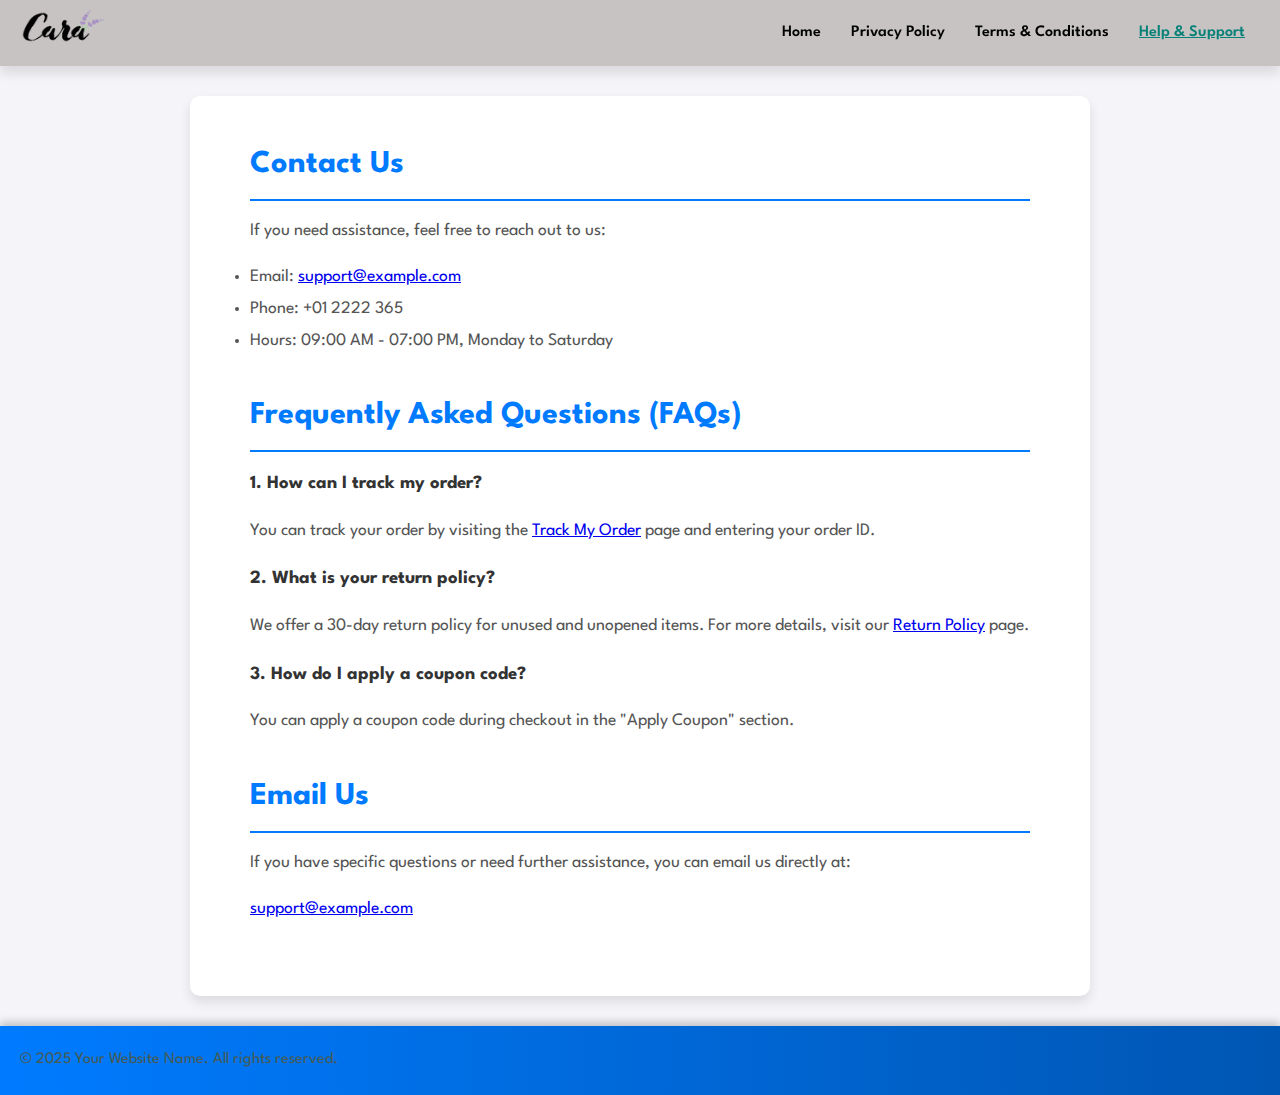
<file: help.html>
<!DOCTYPE html>
<html lang="en">
<head>
    <meta charset="UTF-8">
    <meta name="viewport" content="width=device-width, initial-scale=1.0">
    <title>Help & Support</title>
    <link rel="icon" href="assets/img/people/4.5.png" type="image/png">
    <link rel="stylesheet" href="assets/css/style.css">
    <style>
        body {
            font-family: 'Poppins', sans-serif;
            line-height: 1.8;
            margin: 0;
            padding: 0;
            background-color: #f4f4f9;
            color: #333;
        }

        nav {
            background: #c7c3c3;
            padding: 10px 20px;
            display: flex;
            justify-content: space-between;
            align-items: center;
            position: sticky;
            top: 0;
            z-index: 1000; 
            box-shadow: 0 8px 10px rgba(0, 0, 0, 0.1);
        }

        nav .logo {
            width: 120px;
        }

        nav ul {
            list-style: none;
            margin: 0;
            padding: 0;
            display: flex;
        }

        nav ul li {
            margin: 0 15px;
        }

        nav ul li a {
            color: #000000;
            text-decoration: none;
            font-weight: 600;
        }

        nav ul li a:hover, nav ul li a.active {
            color: #088178;
            text-decoration: underline;
        }

        .hamburger {
            display: none;
            flex-direction: column;
            cursor: pointer;
        }

        .hamburger div {
            width: 25px;
            height: 3px;
            background-color: #000;
            margin: 4px 0;
        }

        .nav-links {
            display: flex;
        }

        .nav-links.active {
            display: flex;
            flex-direction: column;
            position: absolute;
            top: 50px;
            right: 20px;
            background: #c7c3c3;
            padding: 10px;
            border-radius: 5px;
            box-shadow: 0 4px 6px rgba(0, 0, 0, 0.1);
        }

        .nav-links.active li {
            margin: 10px 0;
        }


        @media (max-width: 768px) {
            .hamburger {
                display: flex;
            }

            .nav-links {
                display: none;
                flex-direction: column;
            }

            nav ul {
                flex-direction: column;
            }
        }

        main {
            padding: 40px 60px;
            max-width: 900px;
            margin: 30px auto;
            background-color: white;
            box-shadow: 0 6px 12px rgba(0, 0, 0, 0.1);
            border-radius: 10px;
        }

        section {
            margin-bottom: 30px;
        }

        section h2 {
            font-size: 2em;
            color: #007bff;
            margin-bottom: 15px;
            border-bottom: 2px solid #007bff;
            padding-bottom: 5px;
        }

        section p, section ul {
            font-size: 1.1em;
            color: #555;
            margin-bottom: 15px;
        }

        footer {
            text-align: center;
            padding: 20px;
            background: linear-gradient(90deg, #007bff, #0056b3);
            color: white;
            margin-top: 30px;
            box-shadow: 0 -4px 8px rgba(0, 0, 0, 0.2);
        }

        footer p {
            margin: 0;
            font-size: 1em;
        }
    </style>
</head>
<body>
    <nav>
        <a href="index.html"><img src="assets/img/logo.png" class="logo" alt="Logo"></a>
        <div class="hamburger" id="hamburger">
            <div></div>
            <div></div>
            <div></div>
        </div>
        <ul class="nav-links" id="nav-links">
            <li><a href="index.html">Home</a></li>
            <li><a href="privacy-policy.html">Privacy Policy</a></li>
            <li><a href="terms-and-conditions.html">Terms & Conditions</a></li>
            <li><a href="help.html" class="active">Help & Support</a></li>
        </ul>
    </nav>
    <main>
        <section>
            <h2>Contact Us</h2>
            <p>If you need assistance, feel free to reach out to us:</p>
            <ul>
                <li>Email: <a href="mailto:support@example.com">support@example.com</a></li>
                <li>Phone: +01 2222 365</li>
                <li>Hours: 09:00 AM - 07:00 PM, Monday to Saturday</li>
            </ul>
        </section>

        <section>
            <h2>Frequently Asked Questions (FAQs)</h2>
            <div class="faq">
                <h3>1. How can I track my order?</h3>
                <p>You can track your order by visiting the <a href="track-order.html">Track My Order</a> page and entering your order ID.</p>
            </div>
            <div class="faq">
                <h3>2. What is your return policy?</h3>
                <p>We offer a 30-day return policy for unused and unopened items. For more details, visit our <a href="return-policy.html">Return Policy</a> page.</p>
            </div>
            <div class="faq">
                <h3>3. How do I apply a coupon code?</h3>
                <p>You can apply a coupon code during checkout in the "Apply Coupon" section.</p>
            </div>
        </section>

        <section>
            <h2>Email Us</h2>
            <p>If you have specific questions or need further assistance, you can email us directly at:</p>
            <p><a href="mailto:support@example.com">support@example.com</a></p>
        </section>
    </main>
    <footer>
        <p>&copy; 2025 Your Website Name. All rights reserved.</p>
    </footer>

    <script>
        const hamburger = document.getElementById('hamburger');
        const navLinks = document.getElementById('nav-links');

        hamburger.addEventListener('click', () => {
            navLinks.classList.toggle('active');
        });
    </script>
</body>
</html>
</file>
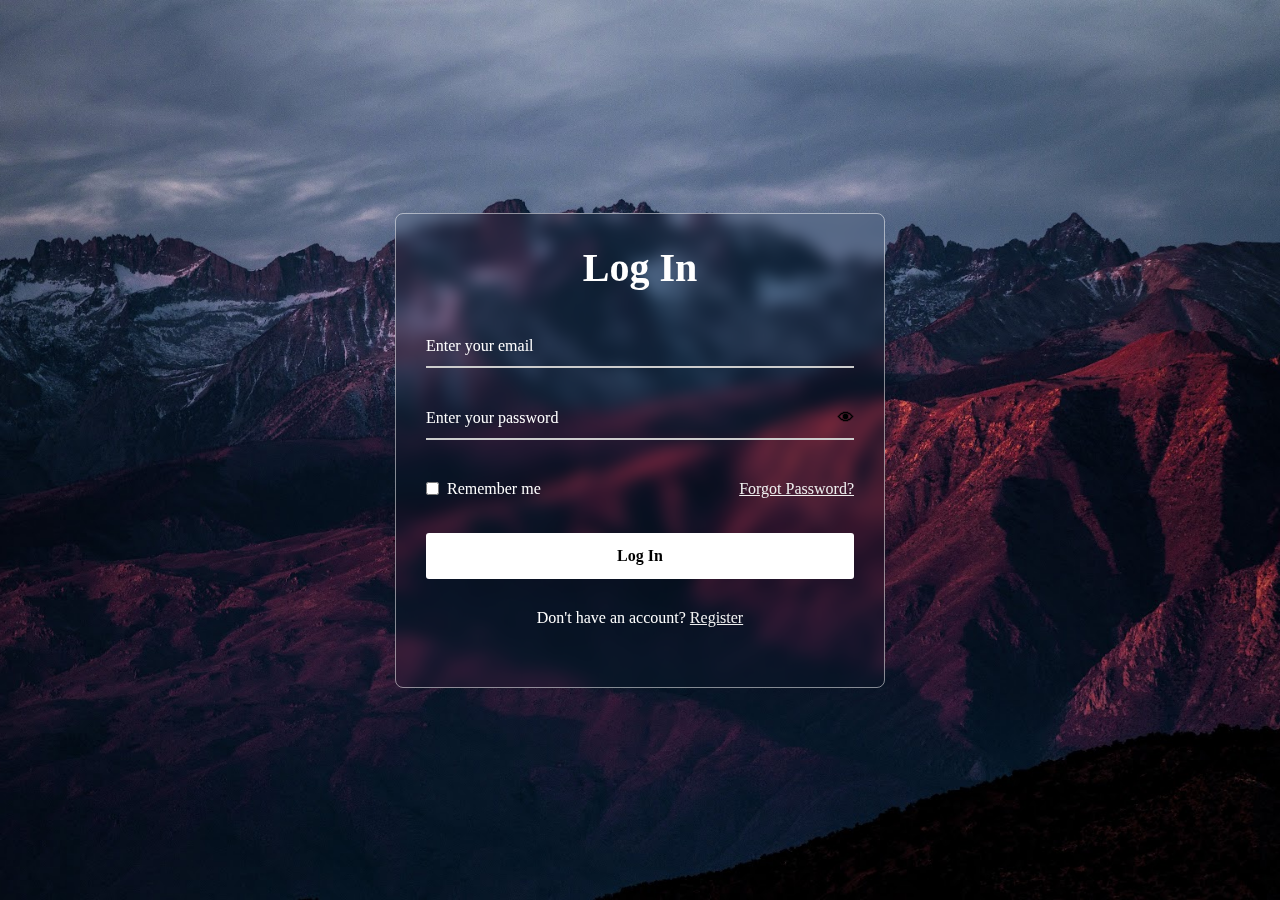
<file: login.html>
<!DOCTYPE html>
<html lang="en">
<head>
    <meta charset="UTF-8">
    <meta name="viewport" content="width=device-width, initial-scale=1.0">
    <title>Login</title>
    <link rel="stylesheet" href="assets/css/style1.css">
</head>
<body>
    <div class="wrapper">
        <form action="#">
            <h2>Log In</h2>
            <div class="input-field">
                <input type="text" required>
                <label>Enter your email</label>
            </div>
            <div class="input-field">
                <input type="password" id="password" required>
                <label>Enter your password</label>
                <button type="button" class="toggle-password" onclick="togglePasswordVisibility()">👁</button>
            </div>
            <div class="forget">
                <label for="remember">
                    <input type="checkbox" id="remember">
                    <p>Remember me</p>
                </label>
                <a href="#">Forgot Password?</a>
            </div>
            <button type="submit">Log In</button>
            <div class="register">
                <p>Don't have an account?
                    <a href="register.html" class="transition-link">Register</a>
                </p>
            </div>
        </form>
    </div>
    
    <script>
        const links = document.querySelectorAll('.transition-link');
        const wrapper = document.querySelector('.wrapper');
        links.forEach(link => {
            link.addEventListener('click', (e) => {
                e.preventDefault();
                wrapper.classList.add('fade-out');
                setTimeout(() => {window.location.href = link.href;}, 500);
            });
        });
        function togglePasswordVisibility() {
                    const passwordField = document.getElementById('password');
                    if (passwordField.type === 'password') {
                        passwordField.type = 'text';
                    } else {
                        passwordField.type = 'password';
                    }
                }
    </script>
</body>
</html>
</file>
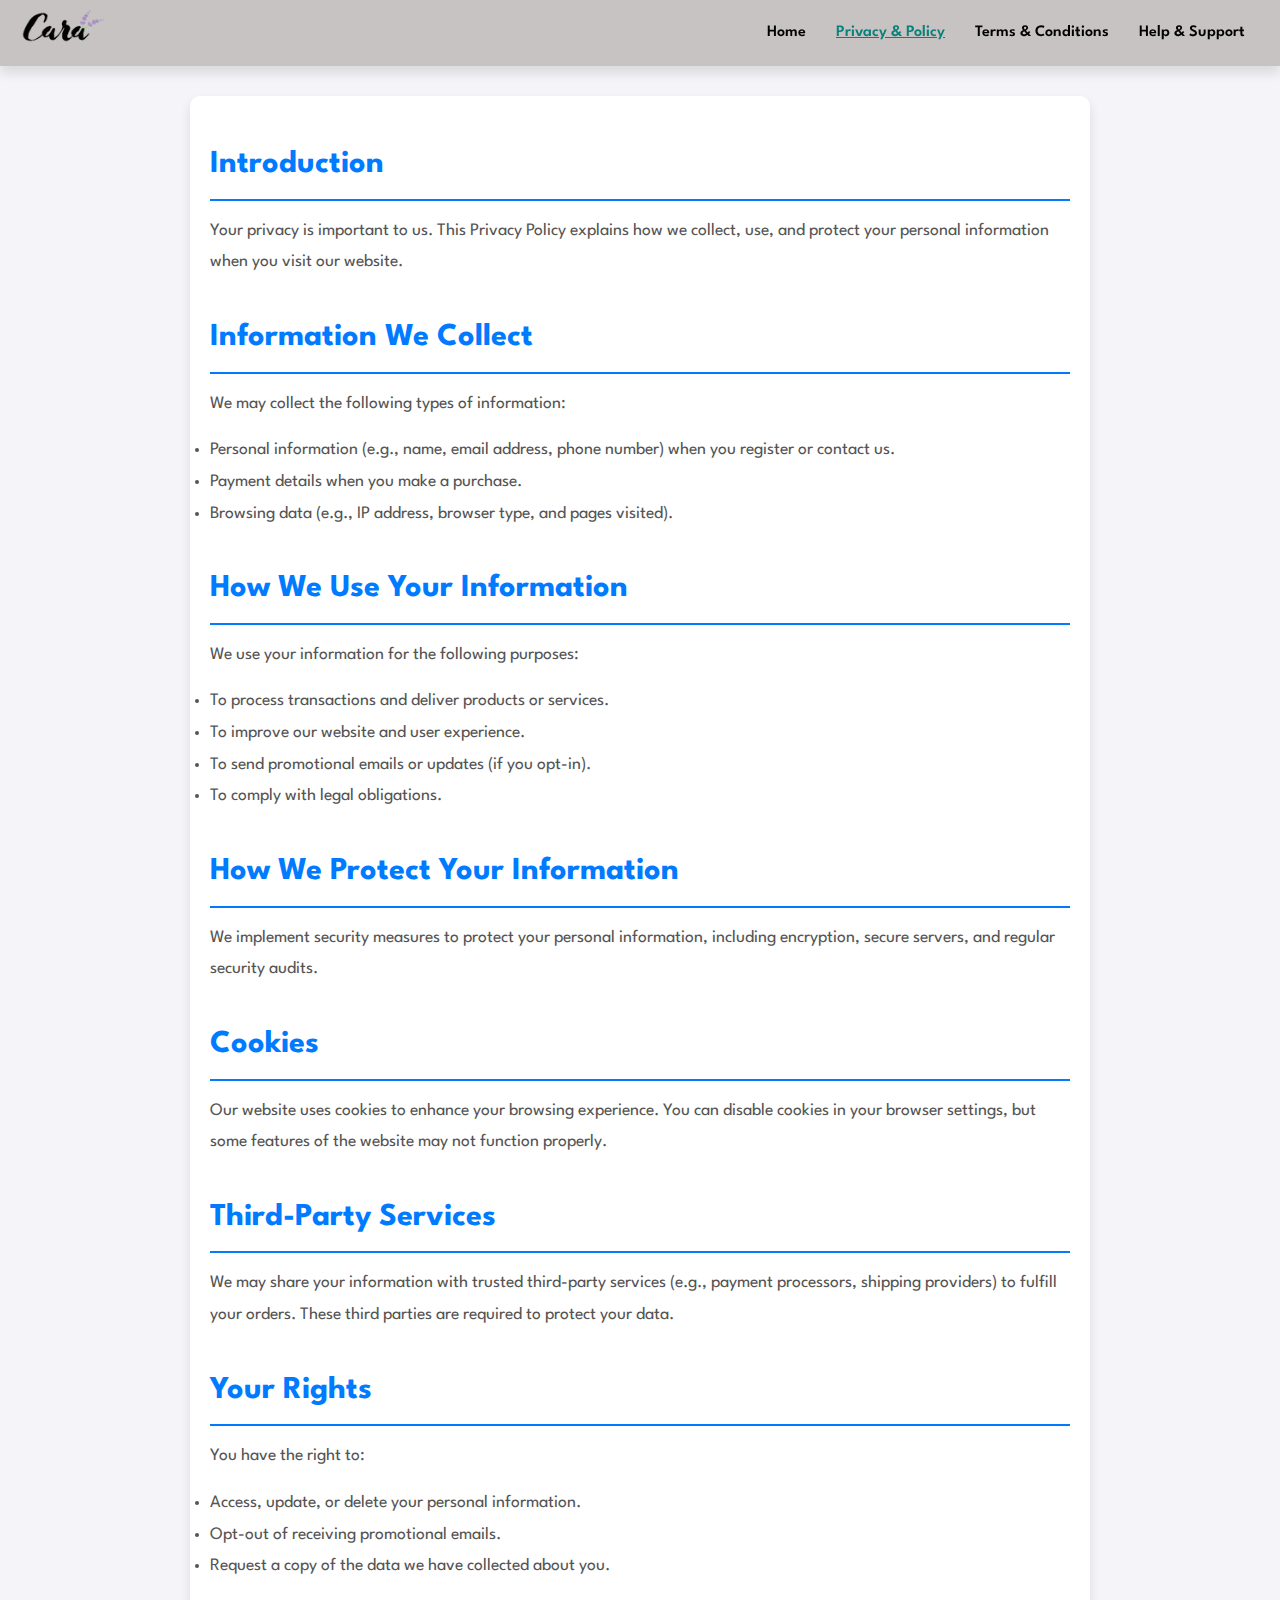
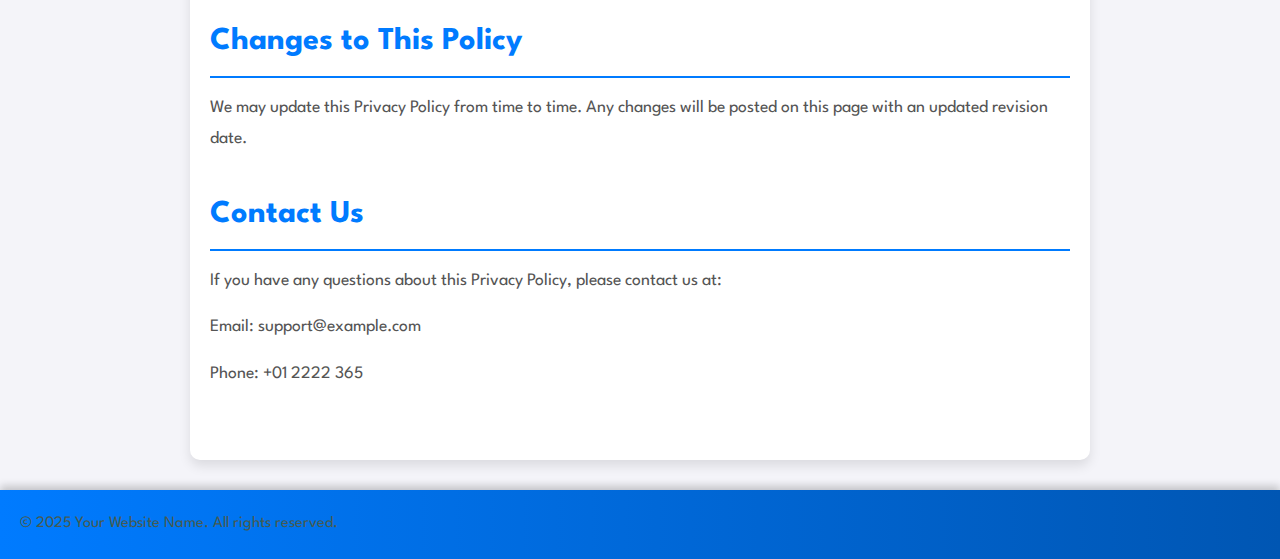
<file: privacy-policy.html>
<!DOCTYPE html>
<html lang="en">
<head>
    <meta charset="UTF-8">
    <meta name="viewport" content="width=device-width, initial-scale=1.0">
    <title>Privacy & Policy</title>
    <link rel="icon" href="assets/img/people/4.5.png" type="image/png">
    <link rel="stylesheet" href="assets/css/style.css">
    <style>
        body {
            font-family: 'Poppins', sans-serif;
            line-height: 1.8;
            margin: 0;
            padding: 0;
            background-color: #f4f4f9;
            color: #333;
        }

        nav {
            background: #c7c3c3;
            padding: 10px 20px;
            display: flex;
            justify-content: space-between;
            align-items: center;
            position: sticky;
            top: 0;
            z-index: 1000; 
            box-shadow: 0 8px 10px rgba(0, 0, 0, 0.1);
        }

        nav .logo {
            width: 120px;
        }

        nav ul {
            list-style: none;
            margin: 0;
            padding: 0;
            display: flex;
        }

        nav ul li {
            margin: 0 15px;
        }

        nav ul li a {
            color: #000000;
            text-decoration: none;
            font-weight: 600;
        }

        nav ul li a:hover, nav ul li a.active {
            color: #088178;
            text-decoration: underline;
        }

        .hamburger {
            display: none;
            flex-direction: column;
            cursor: pointer;
        }

        .hamburger div {
            width: 25px;
            height: 3px;
            background-color: #000;
            margin: 4px 0;
        }

        .nav-links {
            display: flex;
        }

        .nav-links.active {
            display: flex;
            flex-direction: column;
            position: absolute;
            top: 50px;
            right: 20px;
            background: #c7c3c3;
            padding: 10px;
            border-radius: 5px;
            box-shadow: 0 4px 6px rgba(0, 0, 0, 0.1);
        }

        .nav-links.active li {
            margin: 10px 0;
        }

        @media (max-width: 768px) {
            .hamburger {
                display: flex;
            }

            .nav-links {
                display: none;
                flex-direction: column;
            }

            nav ul {
                flex-direction: column;
            }
        }

        main {
            padding: 40px 20px;
            max-width: 900px;
            margin: 30px auto;
            background-color: white;
            box-shadow: 0 6px 12px rgba(0, 0, 0, 0.1);
            border-radius: 10px;
        }

        section {
            margin-bottom: 30px;
        }

        section h2 {
            font-size: 2em;
            color: #007bff;
            margin-bottom: 15px;
            border-bottom: 2px solid #007bff;
            padding-bottom: 5px;
        }

        section p, section ul {
            font-size: 1.1em;
            color: #555;
            margin-bottom: 15px;
        }

        footer {
            text-align: center;
            padding: 20px;
            background: linear-gradient(90deg, #007bff, #0056b3);
            color: white;
            margin-top: 30px;
            box-shadow: 0 -4px 8px rgba(0, 0, 0, 0.2);
        }

        footer p {
            margin: 0;
            font-size: 1em;
        }
    </style>
</head>
<body>
    <nav>
        <a href="index.html"><img src="assets/img/logo.png" class="logo" alt="Logo"></a>
        <div class="hamburger" id="hamburger">
            <div></div>
            <div></div>
            <div></div>
        </div>
        <ul class="nav-links" id="nav-links">
            <li><a href="index.html">Home</a></li>
            <li><a href="privacy-policy.html" class="active">Privacy & Policy</a></li>
            <li><a href="terms-and-conditions.html">Terms & Conditions</a></li>
            <li><a href="help.html">Help & Support</a></li>
        </ul>
    </nav>
    <main>
        <section>
            <h2>Introduction</h2>
            <p>
                Your privacy is important to us. This Privacy Policy explains how we collect, use, and protect your personal information when you visit our website.
            </p>
        </section>

        <section>
            <h2>Information We Collect</h2>
            <p>We may collect the following types of information:</p>
            <ul>
                <li>Personal information (e.g., name, email address, phone number) when you register or contact us.</li>
                <li>Payment details when you make a purchase.</li>
                <li>Browsing data (e.g., IP address, browser type, and pages visited).</li>
            </ul>
        </section>

        <section>
            <h2>How We Use Your Information</h2>
            <p>We use your information for the following purposes:</p>
            <ul>
                <li>To process transactions and deliver products or services.</li>
                <li>To improve our website and user experience.</li>
                <li>To send promotional emails or updates (if you opt-in).</li>
                <li>To comply with legal obligations.</li>
            </ul>
        </section>

        <section>
            <h2>How We Protect Your Information</h2>
            <p>
                We implement security measures to protect your personal information, including encryption, secure servers, and regular security audits.
            </p>
        </section>

        <section>
            <h2>Cookies</h2>
            <p>
                Our website uses cookies to enhance your browsing experience. You can disable cookies in your browser settings, but some features of the website may not function properly.
            </p>
        </section>

        <section>
            <h2>Third-Party Services</h2>
            <p>
                We may share your information with trusted third-party services (e.g., payment processors, shipping providers) to fulfill your orders. These third parties are required to protect your data.
            </p>
        </section>

        <section>
            <h2>Your Rights</h2>
            <p>You have the right to:</p>
            <ul>
                <li>Access, update, or delete your personal information.</li>
                <li>Opt-out of receiving promotional emails.</li>
                <li>Request a copy of the data we have collected about you.</li>
            </ul>
        </section>

        <section>
            <h2>Changes to This Policy</h2>
            <p>
                We may update this Privacy Policy from time to time. Any changes will be posted on this page with an updated revision date.
            </p>
        </section>

        <section>
            <h2>Contact Us</h2>
            <p>
                If you have any questions about this Privacy Policy, please contact us at:
            </p>
            <p>Email: support@example.com</p>
            <p>Phone: +01 2222 365</p>
        </section>
    </main>
    <footer>
        <p>&copy; 2025 Your Website Name. All rights reserved.</p>
    </footer>

    <script>
        const hamburger = document.getElementById('hamburger');
        const navLinks = document.getElementById('nav-links');

        hamburger.addEventListener('click', () => {
            navLinks.classList.toggle('active');
        });
    </script>
</body>
</html>
</file>
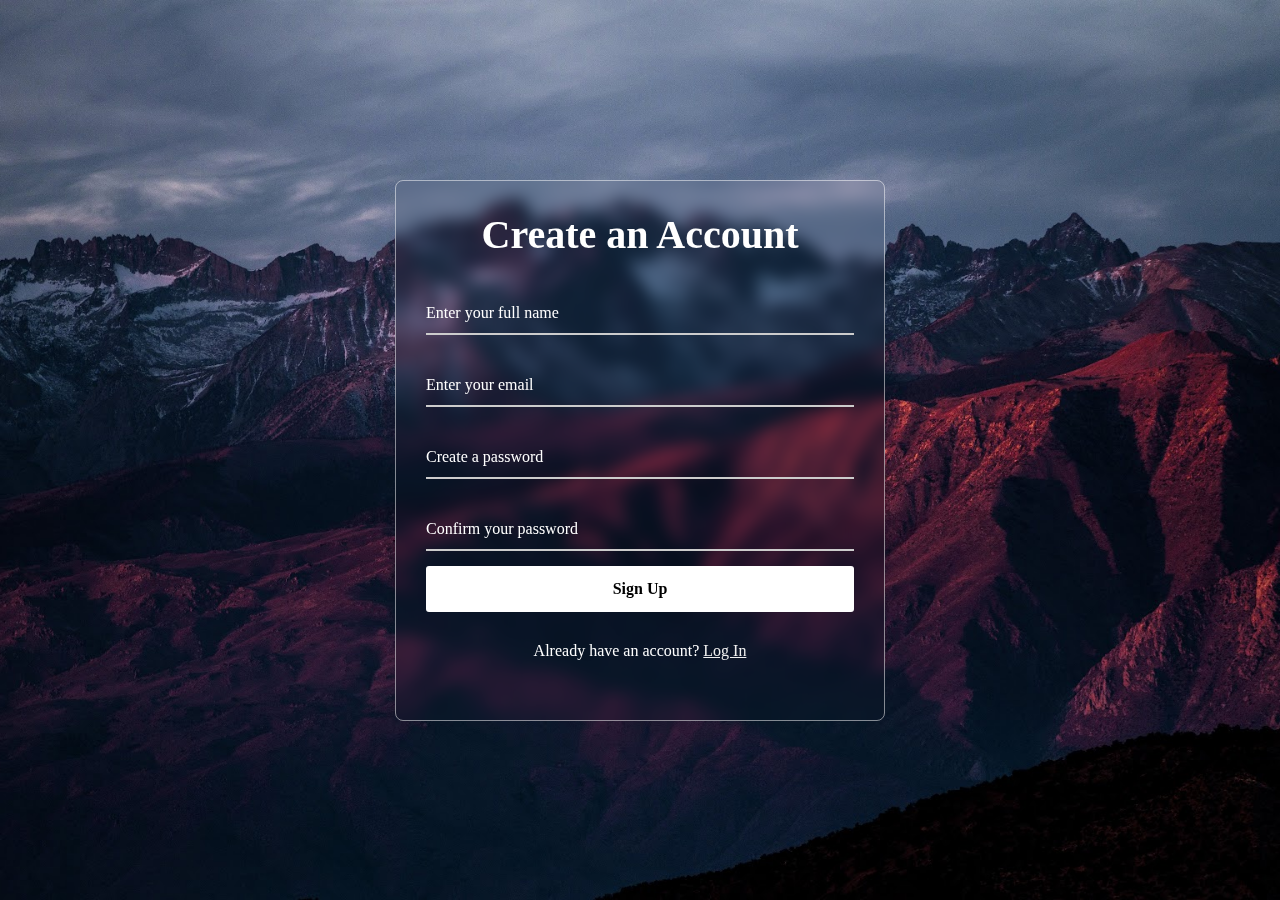
<file: register.html>
<!DOCTYPE html>
<html lang="en">
<head>
    <meta charset="UTF-8">
    <meta name="viewport" content="width=device-width, initial-scale=1.0">
    <title>Register</title>
    <link rel="stylesheet" href="assets/css/style1.css">
</head>
<body>
    <div class="wrapper register-wrapper">
        <form action="#">
            <h2>Create an Account</h2>
            <div class="input-field">
                <input type="text" required>
                <label>Enter your full name</label>
            </div>
            <div class="input-field">
                <input type="email" required>
                <label>Enter your email</label>
            </div>
            <div class="input-field">
                <input type="password" required>
                <label>Create a password</label>
            </div>
            <div class="input-field">
                <input type="password" required>
                <label>Confirm your password</label>
            </div>
            <button type="submit">Sign Up</button>
            <div class="login">
                <p>Already have an account?
                    <a href="login.html" class="transition-link">Log In</a>
                </p>
            </div>
        </form>
    </div>
    <script>
        const links = document.querySelectorAll('.transition-link');
        const wrapper = document.querySelector('.wrapper');
        links.forEach(link => {
            link.addEventListener('click', (e) => {
                e.preventDefault();
                wrapper.classList.add('fade-out');
                setTimeout(() => {window.location.href = link.href;}, 500);
            });
        });
    </script>
</body>
</html>
</file>
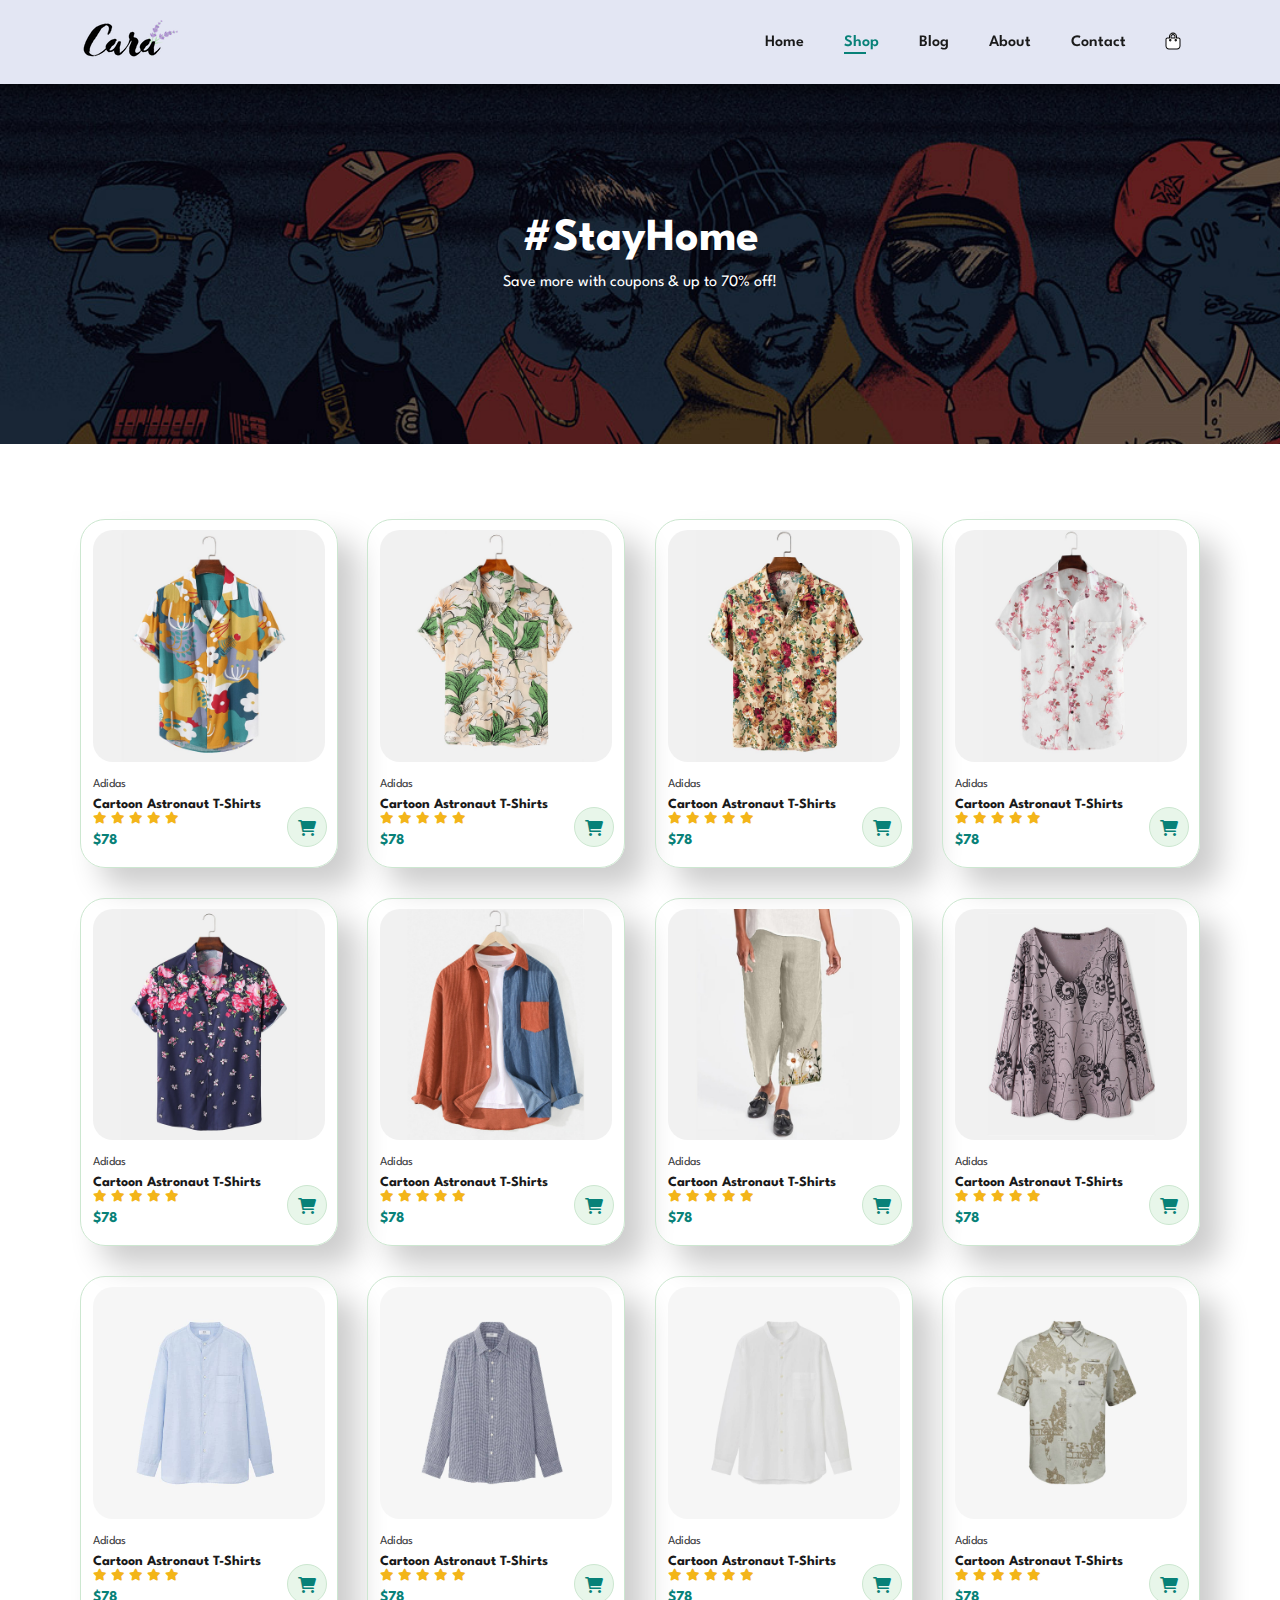
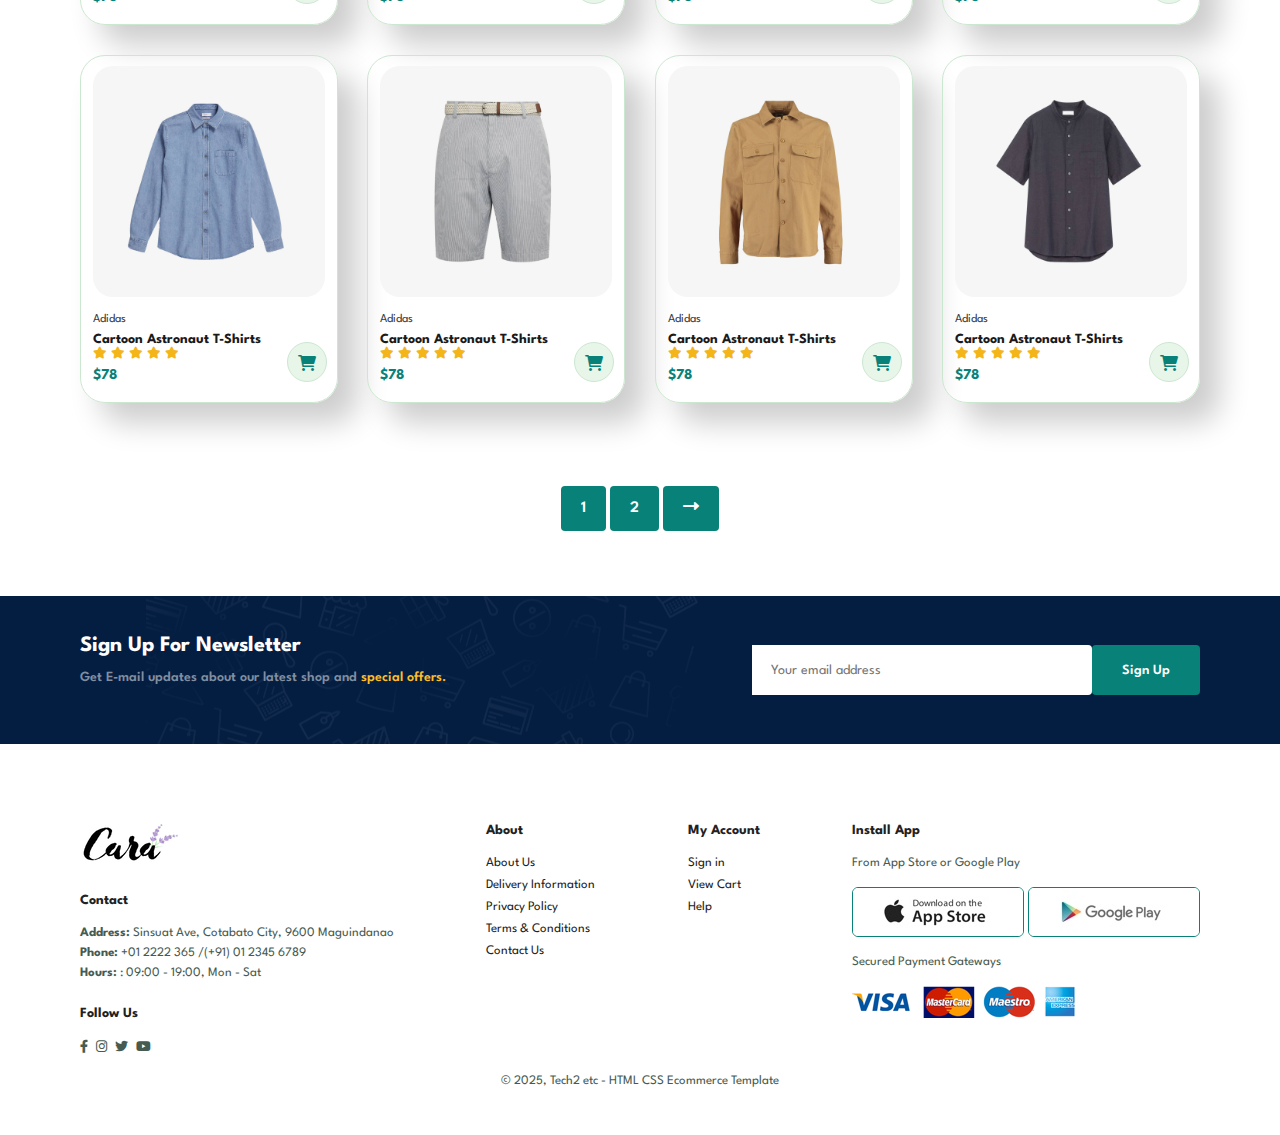
<file: shop.html>
<!DOCTYPE html>
<html lang="en">

<head>
    <meta charset="UTF-8">
    <meta http-equiv="X-UA-Compatible" content="IE=edge">
    <meta name="viewport" content="width=device-width, initial-scale=1.0">
    <title>Shop</title>
    <link rel="icon" href="assets/img/people/4.5.png" type="image/png">
    <link rel="stylesheet" href="https://cdnjs.cloudflare.com/ajax/libs/font-awesome/6.0.0/css/all.min.css">
    <link rel="stylesheet" href="assets/css/style.css">
</head>

<body>

    <section id="header">
        <a href="#"><img src="assets/img/logo.png" class="logo" alt=""></a>
        <div>
            <ul id="navbar"> 
                <li><a href="index.html">Home</a></li>
                <li><a class="active" href="shop.html">Shop</a></li>
                <li><a href="blog.html">Blog</a></li>
                <li><a href="about.html">About</a></li>
                <li><a href="contact.html">Contact</a></li>
                <li id="lg-bag"><a href="cart.html"><i class="fa-solid fa-bag-shopping" style="color: white; -webkit-text-stroke: 1px black;"></i></a></li>
                <a href="#" id="close"><i class="fa-solid fa-times"></i></a>
            </ul>
        </div>
        <div id="mobile">
            <a href="cart.html"><i class="fa-solid fa-bag-shopping" style="color: white; -webkit-text-stroke: 1px black;"></i></a>
            <i id="bar" class="fas fa-outdent"></i>
        </div>
   </section>   

   <section id="page-header">
        <h2>#StayHome</h2>
        <p>Save more with coupons & up to 70% off!</p>
        
   </section>

   <section id="product1" class="section-p1"> 
        <div class="pro-container">
            <div class="pro" onclick="location.href='sproduct.html'">
                <img src="assets/img/products/f1.jpg" alt="">
                <div class="des">
                    <span>Adidas</span>
                    <h5>Cartoon Astronaut T-Shirts</h5>
                    <div class="star">
                        <i class="fas fa-star"></i>
                        <i class="fas fa-star"></i>
                        <i class="fas fa-star"></i>
                        <i class="fas fa-star"></i>
                        <i class="fas fa-star"></i>
                    </div>
                    <h4>$78</h4> 
                </div>
                <a href="#"><i class="fa-solid fa-shopping-cart cart"></i></a>
            </div>
            <div class="pro">
                <img src="assets/img/products/f2.jpg" alt="">
                <div class="des">
                    <span>Adidas</span>
                    <h5>Cartoon Astronaut T-Shirts</h5>
                    <div class="star">
                        <i class="fas fa-star"></i>
                        <i class="fas fa-star"></i>
                        <i class="fas fa-star"></i>
                        <i class="fas fa-star"></i>
                        <i class="fas fa-star"></i>
                    </div>
                    <h4>$78</h4> 
                </div>
                <a href="#"><i class="fa-solid fa-shopping-cart cart"></i></a>
            </div>  
            <div class="pro">
                <img src="assets/img/products/f3.jpg" alt="">
                <div class="des">
                    <span>Adidas</span>
                    <h5>Cartoon Astronaut T-Shirts</h5>
                    <div class="star">
                        <i class="fas fa-star"></i>
                        <i class="fas fa-star"></i>
                        <i class="fas fa-star"></i>
                        <i class="fas fa-star"></i>
                        <i class="fas fa-star"></i>
                    </div>
                    <h4>$78</h4> 
                </div>
                <a href="#"><i class="fa-solid fa-shopping-cart cart"></i></a>
            </div>  
            <div class="pro">
                <img src="assets/img/products/f4.jpg" alt="">
                <div class="des">
                    <span>Adidas</span>
                    <h5>Cartoon Astronaut T-Shirts</h5>
                    <div class="star">
                        <i class="fas fa-star"></i>
                        <i class="fas fa-star"></i>
                        <i class="fas fa-star"></i>
                        <i class="fas fa-star"></i>
                        <i class="fas fa-star"></i>
                    </div>
                    <h4>$78</h4> 
                </div>
                <a href="#"><i class="fa-solid fa-shopping-cart cart"></i></a>
            </div>  <div class="pro">
                <img src="assets/img/products/f5.jpg" alt="">
                <div class="des">
                    <span>Adidas</span>
                    <h5>Cartoon Astronaut T-Shirts</h5>
                    <div class="star">
                        <i class="fas fa-star"></i>
                        <i class="fas fa-star"></i>
                        <i class="fas fa-star"></i>
                        <i class="fas fa-star"></i>
                        <i class="fas fa-star"></i>
                    </div>
                    <h4>$78</h4> 
                </div>
                <a href="#"><i class="fa-solid fa-shopping-cart cart"></i></a>
            </div>  
            <div class="pro">
                <img src="assets/img/products/f6.jpg" alt="">
                <div class="des">
                    <span>Adidas</span>
                    <h5>Cartoon Astronaut T-Shirts</h5>
                    <div class="star">
                        <i class="fas fa-star"></i>
                        <i class="fas fa-star"></i>
                        <i class="fas fa-star"></i>
                        <i class="fas fa-star"></i>
                        <i class="fas fa-star"></i>
                    </div>
                    <h4>$78</h4> 
                </div>
                <a href="#"><i class="fa-solid fa-shopping-cart cart"></i></a>
            </div>  
            <div class="pro" id="pro1">
                <img src="assets/img/products/f7.jpg" alt="">
                <div class="des">
                    <span>Adidas</span>
                    <h5>Cartoon Astronaut T-Shirts</h5>
                    <div class="star">
                        <i class="fas fa-star"></i>
                        <i class="fas fa-star"></i>
                        <i class="fas fa-star"></i>
                        <i class="fas fa-star"></i>
                        <i class="fas fa-star"></i>
                    </div>
                    <h4>$78</h4> 
                </div>
                <a href="#"><i class="fa-solid fa-shopping-cart cart"></i></a>
            </div>  
            <div class="pro" id="pro1">
                <img src="assets/img/products/f8.jpg" alt="">
                <div class="des">
                    <span>Adidas</span>
                    <h5>Cartoon Astronaut T-Shirts</h5>
                    <div class="star">
                        <i class="fas fa-star"></i>
                        <i class="fas fa-star"></i>
                        <i class="fas fa-star"></i>
                        <i class="fas fa-star"></i>
                        <i class="fas fa-star"></i>
                    </div>
                    <h4>$78</h4> 
                </div>
                <a href="#"><i class="fa-solid fa-shopping-cart cart"></i></a>
            </div>      

            <div class="pro">
                <img src="assets/img/products/n1.jpg" alt="">
                <div class="des">
                    <span>Adidas</span>
                    <h5>Cartoon Astronaut T-Shirts</h5>
                    <div class="star">
                        <i class="fas fa-star"></i>
                        <i class="fas fa-star"></i>
                        <i class="fas fa-star"></i>
                        <i class="fas fa-star"></i>
                        <i class="fas fa-star"></i>
                    </div>
                    <h4>$78</h4> 
                </div>
                <a href="#"><i class="fa-solid fa-shopping-cart cart"></i></a>
            </div>
            <div class="pro">
                <img src="assets/img/products/n2.jpg" alt="">
                <div class="des">
                    <span>Adidas</span>
                    <h5>Cartoon Astronaut T-Shirts</h5>
                    <div class="star">
                        <i class="fas fa-star"></i>
                        <i class="fas fa-star"></i>
                        <i class="fas fa-star"></i>
                        <i class="fas fa-star"></i>
                        <i class="fas fa-star"></i>
                    </div>
                    <h4>$78</h4> 
                </div>
                <a href="#"><i class="fa-solid fa-shopping-cart cart"></i></a>
            </div>  
            <div class="pro">
                <img src="assets/img/products/n3.jpg" alt="">
                <div class="des">
                    <span>Adidas</span>
                    <h5>Cartoon Astronaut T-Shirts</h5>
                    <div class="star">
                        <i class="fas fa-star"></i>
                        <i class="fas fa-star"></i>
                        <i class="fas fa-star"></i>
                        <i class="fas fa-star"></i>
                        <i class="fas fa-star"></i>
                    </div>
                    <h4>$78</h4> 
                </div>
                <a href="#"><i class="fa-solid fa-shopping-cart cart"></i></a>
            </div>  
            <div class="pro">
                <img src="assets/img/products/n4.jpg" alt="">
                <div class="des">
                    <span>Adidas</span>
                    <h5>Cartoon Astronaut T-Shirts</h5>
                    <div class="star">
                        <i class="fas fa-star"></i>
                        <i class="fas fa-star"></i>
                        <i class="fas fa-star"></i>
                        <i class="fas fa-star"></i>
                        <i class="fas fa-star"></i>
                    </div>
                    <h4>$78</h4> 
                </div>
                <a href="#"><i class="fa-solid fa-shopping-cart cart"></i></a>
            </div>  <div class="pro" id="pro1">
                <img src="assets/img/products/n5.jpg" alt="">
                <div class="des">
                    <span>Adidas</span>
                    <h5>Cartoon Astronaut T-Shirts</h5>
                    <div class="star">
                        <i class="fas fa-star"></i>
                        <i class="fas fa-star"></i>
                        <i class="fas fa-star"></i>
                        <i class="fas fa-star"></i>
                        <i class="fas fa-star"></i>
                    </div>
                    <h4>$78</h4> 
                </div>
                <a href="#"><i class="fa-solid fa-shopping-cart cart"></i></a>
            </div>  
            <div class="pro">
                <img src="assets/img/products/n6.jpg" alt="">
                <div class="des">
                    <span>Adidas</span>
                    <h5>Cartoon Astronaut T-Shirts</h5>
                    <div class="star">
                        <i class="fas fa-star"></i>
                        <i class="fas fa-star"></i>
                        <i class="fas fa-star"></i>
                        <i class="fas fa-star"></i>
                        <i class="fas fa-star"></i>
                    </div>
                    <h4>$78</h4> 
                </div>
                <a href="#"><i class="fa-solid fa-shopping-cart cart"></i></a>
            </div>  
            <div class="pro">
                <img src="assets/img/products/n7.jpg" alt="">
                <div class="des">
                    <span>Adidas</span>
                    <h5>Cartoon Astronaut T-Shirts</h5>
                    <div class="star">
                        <i class="fas fa-star"></i>
                        <i class="fas fa-star"></i>
                        <i class="fas fa-star"></i>
                        <i class="fas fa-star"></i>
                        <i class="fas fa-star"></i>
                    </div>
                    <h4>$78</h4> 
                </div>
                <a href="#"><i class="fa-solid fa-shopping-cart cart"></i></a>
            </div>  
            <div class="pro">
                <img src="assets/img/products/n8.jpg" alt="">
                <div class="des">
                    <span>Adidas</span>
                    <h5>Cartoon Astronaut T-Shirts</h5>
                    <div class="star">
                        <i class="fas fa-star"></i>
                        <i class="fas fa-star"></i>
                        <i class="fas fa-star"></i>
                        <i class="fas fa-star"></i>
                        <i class="fas fa-star"></i>
                    </div>
                    <h4>$78</h4> 
                </div>
                <a href="#"><i class="fa-solid fa-shopping-cart cart"></i></a>
            </div>      
        </div>
   </section>

  <section id="pagination" class="section-p1">
    <a href="#">1</a>
    <a href="#">2</a>
    <a href="#"><i class="fa-solid fa-long-arrow-alt-right fa-long-arrow-alt-right"></i></a>
   </section>
   
    <section id="newsletter" class="section-p1 section-m1">
        <div class="newstext">
            <h4>Sign Up For Newsletter</h4>
            <p>Get E-mail updates about our latest shop and <span>special offers.</span></p>
        </div>
        <div class="form">
            <input type="text" placeholder="Your email address">
            <button class="normal">Sign Up</button> 
        </div>
    </section>

    <footer class="section-p1">
        <div class="col">
            <img class="logo" src="assets/img/logo.png" alt="">
            <h4>Contact</h4>
            <p><strong>Address: </strong>Sinsuat Ave, Cotabato City, 9600 Maguindanao</p>
            <p><strong>Phone: </strong>+01 2222 365 /(+91) 01 2345 6789</p>
            <p><strong>Hours: </strong>: </strong>09:00 - 19:00, Mon - Sat</p>
            <div class="follow">
                <h4>Follow Us</h4>
                <div class="icon">
                    <a href="https://www.facebook.com/michaelandres24" target=""><i class="fab fa-facebook-f"></i></a>
                    <a href="https://www.instagram.com/micss__" target=""><i class="fab fa-instagram"></i></a>
                    <a href="https://www.x.com/Maxxxs0" target=""><i class="fab fa-twitter"></i></a>
                    <a href="https://www.youtube.com/MrBeast" target=""><i class="fab fa-youtube"></i></a>
                </div>
            </div>
        </div>

        <div class="col">
            <h4>About</h4>
            <a href="about.html">About Us</a>
            <a href="#">Delivery Information</a>
            <a href="privacy-policy.html">Privacy Policy</a>
            <a href="terms-and-conditions.html">Terms & Conditions</a>
            <a href="contact.html">Contact Us</a>
        </div>
        
        <div class="col">
            <h4>My Account</h4>
            <a href="login.html">Sign in</a>
            <a href="cart.html">View Cart</a>
            <a href="help.html">Help</a>
        </div>
        
        <div class="col install">
            <h4>Install App</h4>
            <p>From App Store or Google Play</p>
            <div class="row">
                <img src="assets/img/pay/app.jpg" alt="">
                <img src="assets/img/pay/play.jpg" alt="">
            </div>
            <p>Secured Payment Gateways</p>
            <img src="assets/img/pay/pay.png" alt="">
        </div>

        <div class="copyright">
            <p>© 2025, Tech2 etc - HTML CSS Ecommerce Template</p>
        </div> 

    </footer>

    <script src="assets/js/script.js"></script>
</body>

</html>
</file>
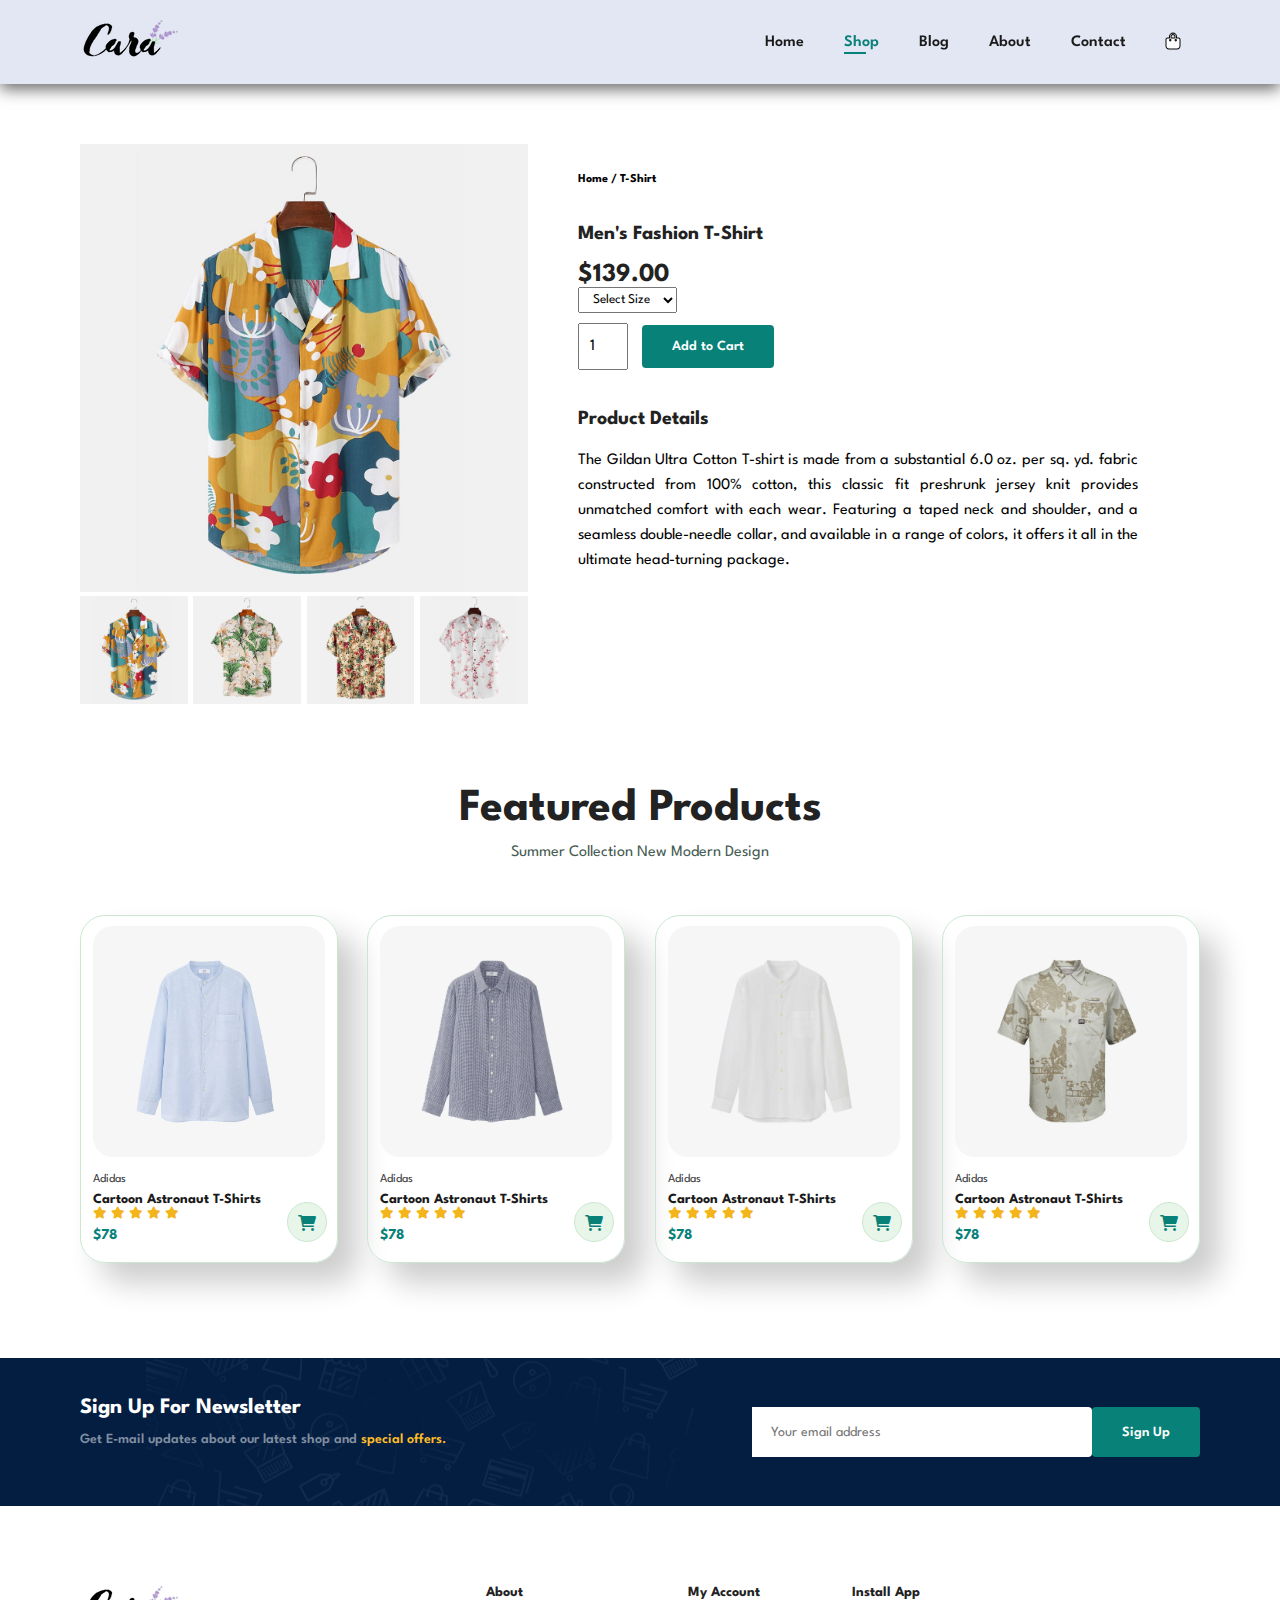
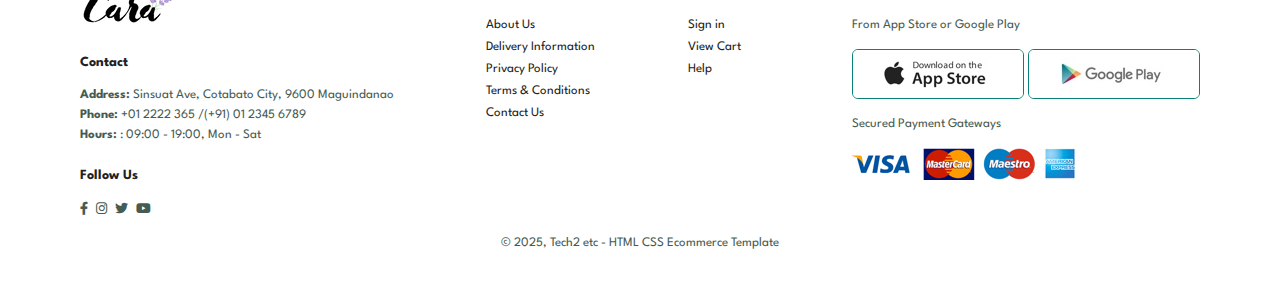
<file: sproduct.html>
<!DOCTYPE html>
<html lang="en">

<head>
    <meta charset="UTF-8">
    <meta http-equiv="X-UA-Compatible" content="IE=edge">
    <meta name="viewport" content="width=device-width, initial-scale=1.0">
    <title>Shop</title>
    <link rel="icon" href="img/people/4.5.png" type="image/png">
    <link rel="stylesheet" href="https://cdnjs.cloudflare.com/ajax/libs/font-awesome/6.0.0/css/all.min.css">
    <link rel="stylesheet" href="assets/css/style.css">
</head>

<body>

    <section id="header">
        <a href="#"><img src="assets/img/logo.png" class="logo" alt=""></a>
        <div>
            <ul id="navbar"> 
                <li><a href="index.html">Home</a></li>
                <li><a class="active" href="shop.html">Shop</a></li>
                <li><a href="blog.html">Blog</a></li>
                <li><a href="about.html">About</a></li>
                <li><a href="contact.html">Contact</a></li>
                <li id="lg-bag"><a href="cart.html"><i class="fa-solid fa-bag-shopping" style="color: white; -webkit-text-stroke: 1px black;"></i></a></li>
                <a href="#" id="close"><i class="fa-solid fa-times"></i></a>
            </ul>
        </div>
        <div id="mobile">
            <a href="cart.html"><i class="fa-solid fa-bag-shopping" style="color: white; -webkit-text-stroke: 1px black;"></i></a>
            <i id="bar" class="fas fa-outdent"></i>
        </div>
    </section>   

   <section id="prodetails" class="section-p1">
    <div class="single-pro-image">
        <img src="assets/img/products/f1.jpg" width="100%" id="MainImg" alt="">

        <div class="small-img-group">
            <div class="small-img-col">
                <img src="assets/img/products/f1.jpg" width="100%" class="small-img" alt="">
            </div>
            <div class="small-img-col">
                <img src="assets/img/products/f2.jpg" width="100%" class="small-img" alt="">
            </div>
            <div class="small-img-col">
                <img src="assets/img/products/f3.jpg" width="100%" class="small-img" alt="">
            </div>
            <div class="small-img-col">
                <img src="assets/img/products/f4.jpg" width="100%" class="small-img" alt="">
            </div>
        </div>
    </div>
    <div class="single-pro-details">
        <h6>Home / T-Shirt</h6>
        <h4>Men's Fashion T-Shirt</h4>
        <h2>$139.00</h2>
        <select id="size-select">
            <option value="" disabled selected>Select Size</option>
            <option value="Small">Small</option>
            <option value="Medium">Medium</option>
            <option value="Large">Large</option>
            <option value="XL">XL</option>
            <option value="XXL">XXL</option>
        </select>
        <script>
            sizeSelect.addEventListener('change', () => {
            sizeSelect.options[0].disabled = true;
            });
        </script>
        <input type="number" value="1" min="1">
        <button class="normal" id="add-to-cart">Add to Cart</button>
        <h4>Product Details</h4>
        <span style="text-align: justify; display:block; ">The Gildan Ultra Cotton T-shirt is made from a substantial 6.0 oz. per sq. yd. fabric constructed from 100% cotton, this classic fit preshrunk jersey knit provides unmatched comfort with each wear. Featuring a taped neck and shoulder, and a seamless double-needle collar, and available in a range of colors, it offers it all in the ultimate head-turning package.</span>
    </div>

   </section>

   <section id="product1" class="section-p1"> 
    <h2>Featured Products</h2>
    <p>Summer Collection New Modern Design</p>
    <div class="pro-container">
        <div class="pro" id="pro1">
            <img src="assets/img/products/n1.jpg" alt="">
            <div class="des">
                <span>Adidas</span>
                <h5>Cartoon Astronaut T-Shirts</h5>
                <div class="star">
                    <i class="fas fa-star"></i>
                    <i class="fas fa-star"></i>
                    <i class="fas fa-star"></i>
                    <i class="fas fa-star"></i>
                    <i class="fas fa-star"></i>
                </div>
                <h4>$78</h4> 
            </div>
            <a href="#"><i class="fa-solid fa-shopping-cart cart"></i></a>
        </div>
        <div class="pro" id="pro1">
            <img src="assets/img/products/n2.jpg" alt="">
            <div class="des">
                <span>Adidas</span>
                <h5>Cartoon Astronaut T-Shirts</h5>
                <div class="star">
                    <i class="fas fa-star"></i>
                    <i class="fas fa-star"></i>
                    <i class="fas fa-star"></i>
                    <i class="fas fa-star"></i>
                    <i class="fas fa-star"></i>
                </div>
                <h4>$78</h4> 
            </div>
            <a href="#"><i class="fa-solid fa-shopping-cart cart"></i></a>
        </div>  
        <div class="pro" id="pro1">
            <img src="assets/img/products/n3.jpg" alt="">
            <div class="des">
                <span>Adidas</span>
                <h5>Cartoon Astronaut T-Shirts</h5>
                <div class="star">
                    <i class="fas fa-star"></i>
                    <i class="fas fa-star"></i>
                    <i class="fas fa-star"></i>
                    <i class="fas fa-star"></i>
                    <i class="fas fa-star"></i>
                </div>
                <h4>$78</h4> 
            </div>
            <a href="#"><i class="fa-solid fa-shopping-cart cart"></i></a>
        </div>  
        <div class="pro" id="pro1">
            <img src="assets/img/products/n4.jpg" alt="">
            <div class="des">
                <span>Adidas</span>
                <h5>Cartoon Astronaut T-Shirts</h5>
                <div class="star">
                    <i class="fas fa-star"></i>
                    <i class="fas fa-star"></i>
                    <i class="fas fa-star"></i>
                    <i class="fas fa-star"></i>
                    <i class="fas fa-star"></i>
                </div>
                <h4>$78</h4> 
            </div>     
            <a href="#"><i class="fa-solid fa-shopping-cart cart"></i></a>
    </div>
</section>

    <section id="newsletter" class="section-p1 section-m1">
        <div class="newstext">
            <h4>Sign Up For Newsletter</h4>
            <p>Get E-mail updates about our latest shop and <span>special offers.</span></p>
        </div>
        <div class="form">
            <input type="text" placeholder="Your email address">
            <button class="normal">Sign Up</button> 
        </div>
    </section>

    <footer class="section-p1">
        <div class="col">
            <img class="logo" src="assets/img/logo.png" alt="">
            <h4>Contact</h4>
            <p><strong>Address: </strong>Sinsuat Ave, Cotabato City, 9600 Maguindanao</p>
            <p><strong>Phone: </strong>+01 2222 365 /(+91) 01 2345 6789</p>
            <p><strong>Hours: </strong>: </strong>09:00 - 19:00, Mon - Sat</p>
            <div class="follow">
                <h4>Follow Us</h4>
                <div class="icon">
                    <a href="https://www.facebook.com/michaelandres24" target=""><i class="fab fa-facebook-f"></i></a>
                    <a href="https://www.instagram.com/micss__" target=""><i class="fab fa-instagram"></i></a>
                    <a href="https://www.x.com/Maxxxs0" target=""><i class="fab fa-twitter"></i></a>
                    <a href="https://www.youtube.com/MrBeast" target=""><i class="fab fa-youtube"></i></a>
                </div>
            </div>
        </div>

        <div class="col">
            <h4>About</h4>
            <a href="about.html">About Us</a>
            <a href="#">Delivery Information</a>
            <a href="privacy-policy.html">Privacy Policy</a>
            <a href="terms-and-conditions.html">Terms & Conditions</a>
            <a href="contact.html">Contact Us</a>
        </div>
        
        <div class="col">
            <h4>My Account</h4>
            <a href="login.html">Sign in</a>
            <a href="cart.html">View Cart</a>
            <a href="help.html">Help</a>
        </div>
        
        <div class="col install">
            <h4>Install App</h4>
            <p>From App Store or Google Play</p>
            <div class="row">
                <img src="assets/img/pay/app.jpg" alt="">
                <img src="assets/img/pay/play.jpg" alt="">
            </div>
            <p>Secured Payment Gateways</p>
            <img src="assets/img/pay/pay.png" alt="">
        </div>

        <div class="copyright">
            <p>© 2025, Tech2 etc - HTML CSS Ecommerce Template</p>
        </div> 

    </footer>

    <script>
        var mainImage = document.getElementById("MainImg");
        var smallImages = document.getElementsByClassName("small-img");
        
        smallImages[0].onclick = function(){
            mainImage.src = smallImages[0].src;
        }
        smallImages[1].onclick = function(){
            mainImage.src = smallImages[1].src;
        }
        smallImages[2].onclick = function(){
            mainImage.src = smallImages[2].src;
        }
        smallImages[3].onclick = function(){
            mainImage.src = smallImages[3].src;
        }


        const addToCartButton = document.getElementById('add-to-cart');
        const sizeSelect = document.getElementById('size-select');
        const MainImg = document.getElementById('MainImg');

        addToCartButton.addEventListener('click', () => {
            const selectedSize = sizeSelect.value;

            if (!selectedSize) {
                alert("Please select a size before adding the product to the cart.");
                return;
            }

            const quantityInput = document.querySelector('input[type="number"]');
            const quantity = parseInt(quantityInput.value);

            const product = {
                name: "Men's Fashion T-Shirt",
                price: 139.00,
                image: MainImg.src,
                size: selectedSize,
                quantity: quantity
            };

            let cart = JSON.parse(localStorage.getItem('cart')) || [];

            const existingProduct = cart.find(item => item.name === product.name && item.size === product.size && item.image === product.image);
            if (existingProduct) {
                existingProduct.quantity += quantity;
            } else {
                cart.push(product);
            }

            localStorage.setItem('cart', JSON.stringify(cart));

            alert("Product added to cart!");
        });
    </script>
    <script src="assets/js/script.js"></script>
</body>

</html>
</file>
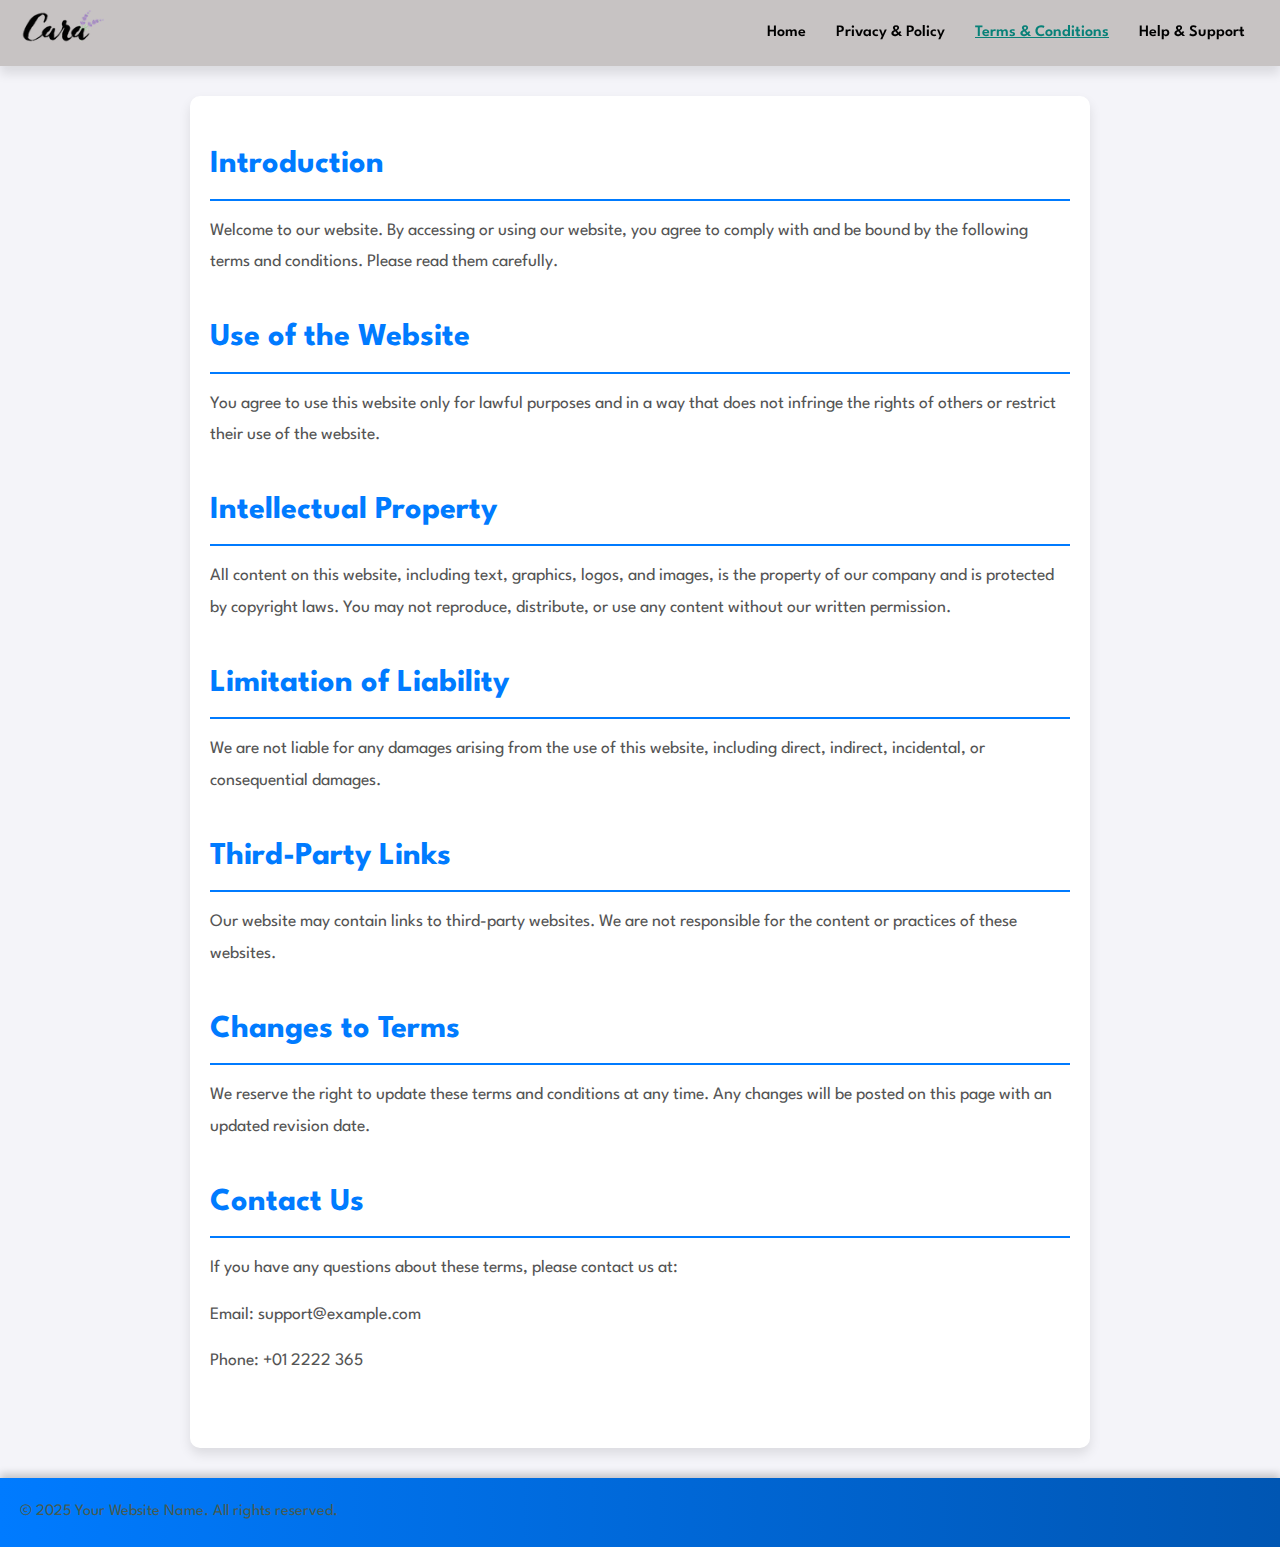
<file: terms-and-conditions.html>
<!DOCTYPE html>
<html lang="en">
<head>
    <meta charset="UTF-8">
    <meta name="viewport" content="width=device-width, initial-scale=1.0">
    <title>Terms & Conditions</title>
    <link rel="icon" href="assets/img/people/4.5.png" type="image/png">
    <link rel="stylesheet" href="assets/css/style.css">
    <style>
        body {
            font-family: 'Poppins', sans-serif;
            line-height: 1.8;
            margin: 0;
            padding: 0;
            background-color: #f4f4f9;
            color: #333;
        }

        nav {
            background: #c7c3c3;
            padding: 10px 20px;
            display: flex;
            justify-content: space-between;
            align-items: center;
            position: sticky;
            top: 0;
            z-index: 1000; 
            box-shadow: 0 8px 10px rgba(0, 0, 0, 0.1);
        }

        nav .logo {
            width: 120px;
        }

        nav ul {
            list-style: none;
            margin: 0;
            padding: 0;
            display: flex;
        }

        nav ul li {
            margin: 0 15px;
        }

        nav ul li a {
            color: #000000;
            text-decoration: none;
            font-weight: 600;
        }

        nav ul li a:hover, nav ul li a.active {
            color: #088178;
            text-decoration: underline;
        }

        .hamburger {
            display: none;
            flex-direction: column;
            cursor: pointer;
        }

        .hamburger div {
            width: 25px;
            height: 3px;
            background-color: #000;
            margin: 4px 0;
        }

        .nav-links {
            display: flex;
        }

        .nav-links.active {
            display: flex;
            flex-direction: column;
            position: absolute;
            top: 50px;
            right: 20px;
            background: #c7c3c3;
            padding: 10px;
            border-radius: 5px;
            box-shadow: 0 4px 6px rgba(0, 0, 0, 0.1);
        }

        .nav-links.active li {
            margin: 10px 0;
        }

        @media (max-width: 768px) {
            .hamburger {
                display: flex;
            }

            .nav-links {
                display: none;
                flex-direction: column;
            }

            nav ul {
                flex-direction: column;
            }
        }

        main {
            padding: 40px 20px;
            max-width: 900px;
            margin: 30px auto;
            background-color: white;
            box-shadow: 0 6px 12px rgba(0, 0, 0, 0.1);
            border-radius: 10px;
        }

        section {
            margin-bottom: 30px;
        }

        section h2 {
            font-size: 2em;
            color: #007bff;
            margin-bottom: 15px;
            border-bottom: 2px solid #007bff;
            padding-bottom: 5px;
        }

        section p, section ul {
            font-size: 1.1em;
            color: #555;
            margin-bottom: 15px;
        }

        footer {
            text-align: center;
            padding: 20px;
            background: linear-gradient(90deg, #007bff, #0056b3);
            color: white;
            margin-top: 30px;
            box-shadow: 0 -4px 8px rgba(0, 0, 0, 0.2);
        }

        footer p {
            margin: 0;
            font-size: 1em;
        }
    </style>
</head>
<body>
    <nav>
        <a href="index.html"><img src="assets/img/logo.png" class="logo" alt="Logo"></a>
        <div class="hamburger" id="hamburger">
            <div></div>
            <div></div>
            <div></div>
        </div>
        <ul class="nav-links" id="nav-links">
            <li><a href="index.html">Home</a></li>
            <li><a href="privacy-policy.html">Privacy & Policy</a></li>
            <li><a href="terms-and-conditions.html" class="active">Terms & Conditions</a></li>
            <li><a href="help.html">Help & Support</a></li>
        </ul>
    </nav>
    <main>
        <section>
            <h2>Introduction</h2>
            <p>
                Welcome to our website. By accessing or using our website, you agree to comply with and be bound by the following terms and conditions. Please read them carefully.
            </p>
        </section>

        <section>
            <h2>Use of the Website</h2>
            <p>You agree to use this website only for lawful purposes and in a way that does not infringe the rights of others or restrict their use of the website.</p>
        </section>

        <section>
            <h2>Intellectual Property</h2>
            <p>
                All content on this website, including text, graphics, logos, and images, is the property of our company and is protected by copyright laws. You may not reproduce, distribute, or use any content without our written permission.
            </p>
        </section>

        <section>
            <h2>Limitation of Liability</h2>
            <p>
                We are not liable for any damages arising from the use of this website, including direct, indirect, incidental, or consequential damages.
            </p>
        </section>

        <section>
            <h2>Third-Party Links</h2>
            <p>
                Our website may contain links to third-party websites. We are not responsible for the content or practices of these websites.
            </p>
        </section>

        <section>
            <h2>Changes to Terms</h2>
            <p>
                We reserve the right to update these terms and conditions at any time. Any changes will be posted on this page with an updated revision date.
            </p>
        </section>

        <section>
            <h2>Contact Us</h2>
            <p>
                If you have any questions about these terms, please contact us at:
            </p>
            <p>Email: support@example.com</p>
            <p>Phone: +01 2222 365</p>
        </section>
    </main>
    <footer>
        <p>&copy; 2025 Your Website Name. All rights reserved.</p>
    </footer>

    <script>
        const hamburger = document.getElementById('hamburger');
        const navLinks = document.getElementById('nav-links');

        hamburger.addEventListener('click', () => {
            navLinks.classList.toggle('active');
        });
    </script>
</body>
</html>
</file>
<file: assets/css/style.css>
@import url('https://fonts.googleapis.com/css2?family=Spartan:wght@100;200;300;400;500;600;700;800;900&display=swap');
* {
    margin: 0;
    padding: 0;
    box-sizing: border-box;
    font-family: 'Spartan', sans-serif;
}
html {
    scroll-behavior: smooth;
}

h1 {
    font-size: 50px;
    font-weight: 64px;
    color: #222;
}

h2 {
    font-size: 46px;
    font-weight: 54px;
    color: #222;
}

h4 {
    font-size: 20px;    
    color: #222;
}

h6 {
    font-weight: 700;
    font-size: 12px;
}

p {
    font-size: 16px;
    color: #465b52;
    margin: 15px 0 20px 0;
}

.section-p1{
    padding: 40px 80px;
}

.section-m1 { 
    margin: 40px 0;
}

body {
    width: 100%;
}

button.normal {
    font-size: 14px;
    font-weight: 600;
    padding: 15px 30px;
    color: #000;
    background-color: #fff;
    border-radius: 4px;
    cursor: pointer;
    border: none;
    outline: none;
    transition: 0.2s;
}

button.white {
    font-size: 13px;
    font-weight: 600;
    padding: 11px 18px;
    color: #fff;
    background-color: transparent;
    cursor: pointer;
    border: 1px solid #fff;
    outline: none;
    transition: 0.2s;
}

body {
    width: 100%;
}

#header {
    display: flex;
    align-items: center;
    justify-content: space-between;
    padding: 20px 80px;
    background-color: #E3E6F3;
    box-shadow: 0 5px 15px rgba(0, 0, 0, 0.6); 
    z-index: 999;
    position: sticky;
    top: 0;
    left: 0;
}

#navbar {
    display: flex;
    align-items: center;
    justify-content: center;
}

#navbar li {
    list-style: none;
    padding: 0 20px;
    position: relative;
} 

#navbar li a {
    text-decoration: none;
    font-size: 16px;
    font-weight: 600;
    color: #1a1a1a; 
    transition: 0.3s ease;
}

#navbar li a:hover,
#navbar li a.active {
    color: #088178;
}

#navbar li a.active::after,
#navbar li a:hover::after {
    content: '';
    width: 29%;
    height: 2px;
    background-color: #088178;
    position: absolute;
    bottom: -4px;
    left: 20px;
}

#mobile {
    display: none;
    align-items: center;
}

#close {
    display: none;
}

#hero {
   background-image: url("/assets/img/hero4.png");
   height: 90vh;
   width: 100%;
   background-position: top 25% right 0%;
   background-size: cover;
   padding: 0 80px;
   display: flex;
   flex-direction: column;
    align-items: flex-start;
    justify-content: center;
}

#hero h4 {
    padding-bottom: 15px;
}

#hero h1 {
    color: #088178;
}

#hero button {
    background-image: url("/assets/img/button.png");
    background-color: transparent;
    color: #088178;
    border: 0;
    padding: 14px 80px 14px 65px;
    background-repeat: no-repeat;
    cursor: pointer;
    font-weight: 700;
    font-size: 15px;
}

#feature {
    display: flex;
    align-items: center;
    justify-content: space-between;
    flex-wrap: wrap;
}

#feature .fe-box {
    width: 180px;
    text-align: center;
    padding: 25px 15px;
    box-shadow: 20px 20px 34px rgba(0, 0, 0, 0.3);
    border: 1px solid #cce7d0;
    border-radius: 4px;
    margin: 15px 0;
}

#feature .fe-box:hover {
    box-shadow: 10PX 10px 54px rgba(70, 62, 221, 0.1);
}

#feature .fe-box img {
    width: 100%;
    margin-bottom: 10px;

}

#feature .fe-box h6 {
    display: inline-block;
    padding: 9px 8px 6px 8px;
    line-height: 1;
    border-radius: 4px;
    color: #088178;
    background-color: #fddde4;
}
#feature .fe-box:nth-child(2) h6 {
    background-color: #cdebbc;
}

#feature .fe-box:nth-child(3) h6 {
    background-color: #d1e8f2;
}
#feature .fe-box:nth-child(4) h6 {
    background-color: #cdd4f8;
}
#feature .fe-box:nth-child(5) h6 {
    background-color: #f6dbf6;
}
#feature .fe-box:nth-child(6) h6 {
    background-color: #fff2e5;
}

#product1 {
    text-align: center;
}

#product1 .pro-container {
    display: flex;
    justify-content: space-between;
    padding-top: 20px;
    flex-wrap: wrap;
}

#product1 .pro {
    width: 23%;
    min-width: 250px;
    padding: 10px 12px;
    border: 1px solid #cce7d0;
    border-radius: 25px;
    cursor: pointer;
    box-shadow: 20px 20px 30px rgba(0, 0, 0, 0.2);
    margin: 15px 0;
    transition: 0.2s ease;
    position: relative;
} 

#product1 .pro:hover {
    box-shadow: 20px 20px 30px rgba(0, 0, 0, 0.6);
}

#product1 .pro img {
    width: 100%;
    border-radius: 20px;
}

#product1 .pro .des {
    text-align: start;
    padding: 10px 0;
}

#product1 .pro .des span {
    font-size: 12px;
    color: #3a3a3c;
}

#product1 .pro .des h5 {
    padding-top: 7px;
    color: #1a1a1a;
    font-size: 14px;
}

#product1 .pro .des i {
    color: rgb(243, 181, 25);
    font-size: 12px;
}

#product1 .pro .des h4 {
    padding-top: 7px;
    font-size:15px;
    font-weight: 700;
    color: #088178
}

#product1 .pro .cart {
    width: 40px;
    height: 40px;
    line-height: 40px;
    border-radius: 50px;
    background-color: #e8f6ea;
    color: #088178;
    border: 1px solid #cce7d0;
    position: absolute;
    bottom: 20px;
    right: 10px;

}

#banner {
    display: flex;
    flex-direction: column; 
    justify-content: center;
    align-items: center;
    text-align: center;
    background-image: url("/assets/img/banner/b2.jpg");
    width: 100%;
    height: 40vh;
    background-size: cover;
    background-position: center;
}

#banner h4 {
    color: #fff;
    font-size: 16px;
}

#banner h2 {
    color: #fff;
    font-size: 30px;
    padding: 10px 0;
}

#banner h2 span {
    color: #ef3636;
}

#banner button:hover {
    background-color: #088178;
    color: #fff;
}

#sm-banner {
    display: flex;
    justify-content: space-between;
    flex-wrap: wrap;
}

#sm-banner .banner-box {
    display: flex;
    flex-direction: column; 
    justify-content: center;
    align-items: flex-start;
    background-image: url("/assets/img/banner/b17.jpg");
    min-width: 580px;
    height: 50vh;
    background-size: cover;
    background-position: center;
    padding: 30px;
}

#sm-banner .banner-box2 {
    background-image: url("/assets/img/banner/b10.jpg");
}

#sm-banner h4 {
    color: #fff;
    font-size: 20px;
    font-weight: 300;
}

#sm-banner h2 {
    color: #fff;
    font-size: 28px;
    font-weight: 800;
}

#sm-banner span {
    color: #fff;
    font-size: 14px;
    font-weight: 500;
    padding-bottom: 15px;
}

#sm-banner .banner-box:hover button {
    background-color: #088178;
    border: 1px solid #088178;
}

#banner3 {
    display: flex;
    justify-content: space-between;
    flex-wrap: wrap;
    padding: 0 80px;

}

#banner3 .banner-box {
    display: flex;
    flex-direction: column; 
    justify-content: center;
    align-items: flex-start;
    background-image: url("/assets/img/banner/b7.jpg");
    min-width: 30%;
    height: 30vh;
    background-size: cover;
    background-position: center;
    padding: 20px;
    margin-bottom: 20px;
}

#banner3 .banner-box2 {
    background-image: url("/assets/img/banner/b4.jpg");
}

#banner3 .banner-box3 {
    background-image: url("/assets/img/banner/b18.jpg");
}

#banner3 h2 {
    color: #fff;
    font-weight: 900;
    font-size: 22px;
}

#banner3 h3 { 
    color: #ec544e;
    font-weight: 800;
    font-size: 15px;
}

#newsletter {
    display: flex;
    justify-content: space-between;
    flex-wrap: wrap;
    align-items: center;
    background-image: url("/assets/img/banner/b14.png");
    background-repeat: no-repeat;
    background-position: 20% 30%;
    background-color: #041e42; 
}

#newsletter h4 {
    font-size: 22px;
    font-weight: 700;
    color: #fff;
}

#newsletter p {
    font-size: 14px;
    font-weight: 600;
    color: #818ea0;
}

#newsletter p span {
    color: #ffbd27;
}

#newsletter .form {
    display: flex;
    width: 40%;
}

#newsletter input {
    height: 3.125rem;
    padding: 0 1.25em;
    font-size: 14px;
    width: 100%;
    border: 1px solid transparent;
    border-radius: 4px;
    outline: none;
    border-top-left-radius: 0;
    border-bottom-left-radius: 0;
}

#newsletter button {
    background-color: #088178;
    color: #fff;
    white-space: nowrap;
}

footer {
    display: flex;
    flex-wrap: wrap;
    justify-content: space-between;

}
footer .col {
    display: flex;
    flex-direction: column;
    align-items: flex-start;
    margin-bottom: 20px;
    
}

footer .logo {
    margin-bottom: 30px;
}

footer h4 {
    font-size: 14px;
    padding-bottom: 20px;
}

footer p {
    font-size: 13px;
    margin: 0 0 8px 0;
}

footer a {
    font-size: 13px;
    text-decoration: none;
    color: #222;
    margin-bottom: 10px;
 }

footer .follow {
    margin-top: 20px;
}

footer .follow i {
    color: #465b52;
    padding-right: 4px;
    cursor: pointer;
}

footer .install .row img {
    border: 1px solid #088178;
    border-radius: 6px;
}

footer .install img {
    margin: 10px 0 15px 0;
}   

footer .follow i:hover,
footer a:hover {
    color: #088178
}

footer .copyright {
    width: 100%;
    text-align: center;
}

#page-header {
    background-image:url("/assets/img/banner/b1.jpg");
    width: 100%;
    height: 40vh;
    background-size: cover;
    display: flex;
    justify-content: center;
    text-align: center;
    flex-direction: column;
    padding: 14px;
}

#page-header h2,
#page-header p {
    color: #fff;
}

#pagination {
    text-align: center;
}

#pagination a {
    text-decoration: none;
    background-color: #088178;
    padding: 15px 20px;
    border-radius: 4px;
    color: #fff;
    font-weight: 600;
}

#pagination a i {
    font-size: 16px;
    font-weight: 600;
}

#prodetails {
    display: flex;
    margin-top: 20px;
}

#prodetails .single-pro-image {
    width: 40%;
    margin-right: 50px;
}

.small-img-group {
    display: flex;
    justify-content: space-between;
}

.small-img-col {
    flex-basis: 24%;
    cursor: pointer;
}

#prodetails .single-pro-details {
    width: 50%;
    margin-top: 30px;
}

#prodetails .single-pro-details h4 {
    padding: 40px 0 20px 0;
}

#prodetails .single-pro-details h2 {
    font-size: 26px;
}

#prodetails .single-pro-details select {
    display: block;
    padding: 5px 10px;
    margin-bottom: 10px;
}

#prodetails .single-pro-details input {
    width: 50px;
    height: 47px;
    padding-left: 10px;
    font-size: 16px;
    margin-right: 10px;
}

#prodetails .single-pro-details input:focus {
    outline: none;
}

#prodetails .single-pro-details button {
    background: #088178;
    color: #fff;
}

#prodetails .single-pro-details span {
    line-height: 25px;
}

#page-header.blog-header {
    background-image: url("/assets/img/banner/b19.jpg");
}

#blog {
    padding: 150px 150px 0 150px;
}

#blog .blog-box {
    display: flex;
    align-items: center;
    width: 100%;
    position: relative;
    padding-bottom: 90px;
}

#blog .blog-img {
    width: 50%;
    margin-right: 40px;
}

#blog img {
    width: 100%;
    height: 300px;
    object-fit: cover;
}

#blog .blog-details {
    width: 50%;
}

#blog .blog-details a {
    text-decoration: none;
    font-size: 11px;
    color: #000;
    font-weight: 700;
    position: relative;
    transition: 0.3s;
}

#blog .blog-details a::after {
    content: "";
    width: 50%;
    height: 1px;
    background-color: #000;
    position: absolute;
    top: 4px;
    right: -68px;
}

#blog .blog-details a:hover {
    color: #088178;
}

#blog .blog-details a:hover:after {
    background-color: #088178;
}

#blog .blog-box h1 {
    position: absolute;
    top: -50px;
    left: 0;
    font-size: 70px;
    font-weight: 700;
    color: #c9cbc9;
    z-index: -9;
}

#page-header.about-header {
    background-image: url("/assets/img/about/banner.png");
}

#about-head {
    display: flex;
    align-items: center;
}

#about-head img {
    width: 50%;
    height: auto;
}

#about-head div {
    padding-left: 40px;
}

#about-app {
    text-align: center;
}

#about-app .video {
    width: 70%;
    height: 100%;
    margin: 30px auto 0 auto;
}

#about-app .video video {
    width: 100%;
    height: 100%;
    border-radius: 20px;
}

#contact-details {
    display: flex;
    align-items: center;
    justify-content: space-between;
}

#contact-details .details {
    width: 40%;
}

#contact-details .details span, #form-details form span{
    font-size: 12px;
}

#contact-details .details h2, #form-details form h2 {
    font-size: 26px;
    line-height: 35px;
    padding: 20px 0;

}

#contact-details .details h3 {
    font-size: 16px;
    padding-bottom: 15px;
}

#contact-details .details li {
    list-style: none;
    display: flex;
    padding: 10px 0;
}

#contact-details .details li i {
    font-size: 14px;
    padding-right: 10px;
}

#contact-details .details li p {
    margin: 0;
    font-size: 14px;
}

#contact-details .map {
    width: 55%;
    height: 400px;
}

#contact-details .map iframe{
    width: 100%;
    height: 100%;
}

#form-details {
    display: flex;
    justify-content: space-between;
    margin: 30px;
    padding: 80px; 
    border: 1px solid #e1e1e1;
}

#form-details form {
    width: 65%;
    display: flex;
    flex-direction: column;
    align-items: flex-start;
}

#form-details form input, #form-details form textarea {
    width: 100%;
    padding: 20px 15px;
    outline: none;
    margin-bottom: 20px;
    border: 1px solid #e1e1e1;
}

#form-details form button {
    background-color: #088178;
    color: #fff;
}

#form-details .people div {
    padding-bottom: 25px;
    display: flex;
    align-items: center;
}

#form-details .people div img {
    width: 65px;
    height: 65px;
    object-fit: cover;
    margin-right: 15px;
}

#form-details .people div p {
    margin: 0;
    font-size: 13px;
    line-height: 25px;
}

#form-details .people div p span {
    display: block;
    font-size: 16px;
    font-weight: 600;
    color: #000;
}

#cart {
    overflow-x: auto;
}

#cart table {
    width: 100%;
    border-collapse: collapse;
    table-layout: fixed;
    white-space: nowrap;
}

#cart table img {
    width: 70px;
}

#cart table td:nth-child(1) {
    width: 100px;
    text-align: center;
}

#cart table td:nth-child(2) {
    width: 150px;
    text-align: center;
}

#cart table td:nth-child(3) {
    width: 250px;
    text-align: center;
}

#cart table td:nth-child(4), #cart table td:nth-child(5), #cart table td:nth-child(6), #cart table td:nth-child()  {
    width: 150px;
    text-align: center;
}

#cart table thead {
    border: 1px solid #e2e9e1;
    border-left: none;
    border-right: none;
}

#cart table thead td {
    font-weight: 700;
    text-transform: uppercase;
    font-size: 13px;
    padding: 18px 0;
}

#cart table tbody tr td {
    padding-top: 15px;
}

#cart table tbody td {
    font-size: 13px;
}

#cart-add {
    display: flex;
    flex-wrap: wrap;
    justify-content: space-between;
}

#cart-add #coupon {
    width: 50%;
    margin-bottom: 30px;
}

#coupon h3, #subtotal h3 {
    padding-bottom: 15px;
}

#coupon input {
    padding: 10px 20px;
    outline: none;
    width: 60%;
    margin-right: 10px;
    border: 1px solid #e2e9e1;
}

#coupon button, #subtotal button {
    background-color: #088178;
    color: #fff;
    padding: 12x 20px;
}

#subtotal {
    width: 50%;
    margin-bottom: 30px;
    border: 1px solid #e2e9e1;
    padding: 30px;
}

#subtotal table {
    border-collapse: collapse;
    width: 100%;
    margin-bottom: 20px;
}

#subtotal table td {
    width: 50%;
    border: 1px solid #e2e9e1;
    padding: 10px;
    font-size: 13px;
}


@media (max-width: 799px) {

    .section-p1 {
        padding: 40px 40px;
    }

    #navbar {
        display: flex;
        flex-direction: column;
        align-items: flex-start;
        justify-content: flex-start;
        position: fixed;
        top: 0;
        right: -300px;
        height: 100vh;
        width: 300px;
        background-color: #e3e6fe;
        box-shadow: 0 40px 60px rgba(0, 0, 0, 0.1);
        padding: 80px 0 0 10px;
        transition: 0.3s; 
    }

    #navbar.active {
        right: 0px;
    }

    #navbar li {
        margin-bottom: 25px;
    }

    #mobile {
        display: flex;
        align-items: center;
    }
    
    #mobile i {
        color: #1a1a1a;
        font-size: 24px;
        padding-left: 20px;
    }
    
    #close {
        display: initial;
        position: absolute;
        top: 30px;
        left: 30px;
        color: #222;
        font-size: 24px;
    }

    #lg-bag {
        display: none;
    }

    #hero {
        height: 70vh;
        padding: 0 80px;
        background-position: top 30% right 30%;
    }

    #feature {
        justify-content: center;
    }

    #feature .fe-box {
        margin: 15px 15px;
    }
    
    #product1 .pro-container {
        justify-content: center;
    }

    #product1 .pro {
        margin: 15px;
    }

    #banner {
        height: 20vh;
    }

    #sm-banner .banner-box {
        min-width: 100%;
        height: 30vh;
    }

    #banner3 {
        padding: 0 40px;
    }

    #banner3 .banner-box {
        width: 28%;
    }

    #newsletter .form {
        width: 70%;
    }
    
    #form-details {
        padding: 40px;
    }

    #form-details form {
        width: 50%;
    }

    #form-details .people div {
        margin: 20px;
    }
}

@media (max-width: 477px) {
    .section-p1 {
        padding: 20px;
    }

    #header {
        padding: 10px 30px;
    }

    h2 {
        font-size: 32px;
    }

    h1 {
        font-size: 38px;
    }

    #hero {
        padding: 0 20px;
        background-position: 55%;
    }

    #feature {
        justify-content: space-between;
    }

    #feature .fe-box {
        width: 155px;
        margin: 0 0 15px 0;
    }

    #product1 .pro {
        width: 100%;
    }

    #banner {
        height: 40vh;
    }
    #sm-banner .banner-box {
        height: 40vh;
    }

    #sm-banner .banner-box2 {
        margin-top: 20px;
    }

    #banner3 {
        padding: 0 20px;
    }

    #banner3 .banner-box {
        width: 100%;
    }

    #newsletter {
        padding: 40px 20px;
    }

    #newsletter .form {
        width: 100%;
    }

    footer .copyright {
        text-align: start;
    }

    #prodetails {
        display: flex;
        flex-direction: column;
    }

    #prodetails .single-pro-image {
        width: 100%;
        margin-right: 0px;
    }

    #prodetails .single-pro-details {
        width: 100%;
    }

    #blog {
        padding: 100px 20px 0 20px;
    }

    #blog .blog-box {
        display: flex;
        flex-direction: column;
        align-items: flex-start;
    }

    #blog .blog-img {
        width: 100%;
        margin-right: 0px;
        margin-bottom: 30px;
    }

    #blog .blog-details {
        width: 100%;
    }

    #about-head {
        flex-direction: column;
    }

    #about-head img {
        width: 100%;
        margin-bottom: 20px;
    }

    #about-head div {
        padding-left: 0px;
    }

    #about-app .video {
        width: 100%;
    }

    
    #contact-details {
        flex-direction: column;
    }

    #contact-details .details {
        width: 100%;
        margin-bottom: 30px;
    }

    #contact-details .map {
        width: 100%;
    }

    #form-details {
        margin: 10px;
        padding: 30px 10px;
        flex-wrap: wrap;
    }

    #form-details form {
        width: 100%;
        margin-bottom: 30px;
    }

    #cart-add {
        flex-direction: column;
    }

    #cart-add #coupon {
        width: 100%;
    }

    #subtotal {
        width: 100%;
        padding: 20px;
    }
}

/* Dark Mode Styles */  /*
@media (prefers-color-scheme: dark) {
    body {
        background-color: #121212;
        color: #ffffff;
    }

    header, footer {
        background-color: #1e1e1e;
        color: #ffffff;
    }

    a {
        color: #bb86fc;
    }

    a:hover {
        color: #ffffff;
    }

    button {
        background-color: #333333;
        color: #ffffff;
        border: 1px solid #ffffff;
    }

    button:hover {
        background-color: #444444;
    }
    
    body {
        background-color: #121212;
        color: #e0e0e0; 
    }
    
    header, footer {
        background-color: #1e1e1e;
        color: #e0e0e0;
    }
    
    h1, h2, h4, h6 {
        color: #ffffff; 
    }

    #hero h2, h4 {
        color: #b26628;
    }
    
    #hero p {
        color: #b26628;
    }

    #product1 .pro .des span {
        color: #ffffff;
    }
    
    #product1 .pro .des h4 {
        color: #ffffff;
    }
    
    #product1 .pro .des h5 {
        color: #ffffff;
    }

    #blog .blog-details a {
        color: #646464;
    }

    #blog .blog-details h4{
        color: #ffffff;
    }
    
    a:hover {
        color: #ffffff; 
    }
    
    button {
        background-color: #333333;
        color: #ffffff;
        border: 1px solid #ffffff;
    }
    
    button:hover {
        background-color: #444444;
    }
    
    #navbar li a {
        color: #000000; 
    }
    
    #navbar li a:hover,
    #navbar li a.active {
        color: #bb86fc; 
    }
    
    footer a {
        color: #bb86fc; 
    }
    
    footer a:hover {
        color: #ffffff;
    }

    footer h4, p {
        color: #ffffff; 
    }

    footer .follow i {
        color: #088178;
    }
}
*/
/*
    body {
        font-family: 'Poppins', sans-serif;
        margin: 0;
        padding: 0;
        background: linear-gradient(135deg, #ff00ff, #7bff00);
        background-size: 400% 400%;
        animation: neonBackground 10s ease infinite;
        color: #ffffff;
    }

    @keyframes neonBackground {
        0% {
            background-position: 0% 50%;
        }
        50% {
            background-position: 100% 50%;
        }
        100% {
            background-position: 0% 50%;
        }
    }

    h2, h4, p, a {
        color: #ffffff;
    }

    a:hover {
        color: #ff00ff;
        text-decoration: underline;
    }

    

    button {
        background: #ff00ff;
        color: #ffffff;
        border: none;
        padding: 10px 20px;
        border-radius: 5px;
        cursor: pointer;
        transition: background 0.3s ease;
    }

    button:hover {
        background: #00ffff;
    }
        */
</file>
<file: assets/css/style1.css>
* {
    margin: 0;
    padding: 0;
    box-sizing: border-box;
    font-family: 'Times New Roman', Times, serif;
}

body {
    width: 100%;
    display: flex;
    align-items: center;
    justify-content: center;
    min-height: 100vh;
    padding: 0 10px;
    color: white;
    
}

body::before {
    content: "";
    position: absolute;
    width: 100%;
    height: 100%;
    background: url("/assets/img/bg-hero.jpg");
    background-position: center;
    background-size: cover;
    z-index: -1;
}

body.fade-out {
    opacity: 0;
}

.wrapper {
    width: 490px;
    border-radius: 8px;
    padding: 30px;
    text-align: center;
    border: 1px solid #ffffff80;
    backdrop-filter: blur(8px);
    transform: rotateX(0deg);
    opacity: 1;
    transition: transform 0.5s ease-in-out, opacity 0.5s ease-in-out;
}

.wrapper.fade-out {
    transform: rotateX(90deg);
    opacity: 0;
}

form {
    display: flex;
    flex-direction: column;
}

h2 {
    font-size: 2.5rem;
    margin-bottom: 20px;
    color: #fff;
}

.input-field {
    position: relative;
    border-bottom: 2px solid #ccc;
    margin: 15px 0;
}

.input-field .toggle-password {
    background: transparent;
    border: none;
    cursor: pointer;
    position: absolute;
    right: 0;
    top: 50%;
    transform: translateY(-50%);
    padding: 0;
}

.input-field label {
    position: absolute;
    color: #fff;
    top: 50%;
    left: 0;
    transform: translateY(-50%);
    font-size: 16px;
    pointer-events: none;
    transition: 0.15s ease;
}

.input-field input {
    width: 100%;
    height: 40px;
    color: #fff;
    background: transparent;
    border: none;
    outline: none;
    font-size: 16px;
}

.input-field input:focus~label,
.input-field input:valid~label {
    font-size: 0.8rem;
    top: 10px;
    transform: translateY(-120%);
}

.forget {
    display: flex;
    align-items: center;
    justify-content: space-between;
    margin: 25px 0 35px 0;
    color: #fff;
}

.forget a:hover {
    color: #0418f597;
}

#remember {
    accent-color: #fff;
}

.forget label {
    display: flex;
    align-items: center;
}

.forget label p {
    margin-left: 8px;
}

.wrapper a {
    color: #efefef;
    text-decoration: underline;
}

button {
    background: #fff;
    color: #000;
    font-weight: 600;
    border: none;
    padding: 12px;
    cursor: pointer;
    border-radius: 3px;
    font-size: 16px;
    border: 2px solid transparent;
    transition: 0.3s ease;
}

button:hover {
    background: #d618184f;
    color: #fff;
    border: 2px solid #fff;
    transition: background-color 0.3s ease, color 0.3s ease, border-color 0.3s ease;
}

.input-field .toggle-password {
    background: transparent;
    border: none;
    cursor: pointer;
    position: absolute;
    right: 0;
    top: 50%;
    transform: translateY(-50%);
    padding: 0;
}

.register {
    text-align: center;
    margin: 30px;
    color: #fff;
}

.register a:hover {
    color: #0418f597;
}
/*REGISTER CSS*/
.register-wrapper .wrapper {
    width: 490px;
    border-radius: 8px;
    padding: 30px;
    text-align: center;
    border: 1px solid #ffffff80;
    backdrop-filter: blur(8px);
}

.register-wrapper h2 {
    font-size: 2.5rem;
    margin-bottom: 20px;
    color: #fff;
}

.register-wrapper .input-field {
    position: relative;
    border-bottom: 2px solid #ccc;
    margin: 15px 0;
}

.register-wrapper .input-field label {
    position: absolute;
    color: #fff;
    top: 50%;
    left: 0;
    transform: translateY(-50%);
    font-size: 16px;
    pointer-events: none;
    transition: 0.15s ease;
}

.register-wrapper .input-field input {
    width: 100%;
    height: 40px;
    color: #fff;
    background: transparent;
    border: none;
    outline: none;
    font-size: 16px;
}

.register-wrapper .input-field input:focus~label,
.register-wrapper .input-field input:valid~label {
    font-size: 0.8rem;
    top: 10px;
    transform: translateY(-120%);
}

.register-wrapper .wrapper a {
    color: #efefef;
    text-decoration: underline;
}

.register-wrapper button {
    background: #fff;
    color: #000;
    font-weight: 600;
    border: none;
    padding: 12px;
    cursor: pointer;
    border-radius: 3px;
    font-size: 16px;
    border: 2px solid transparent;
    transition: 0.3s ease;
}

.register-wrapper button:hover {
    background: #d618184f;
    color: #fff;
    border: 2px solid #fff;
    transition: background-color 0.3s ease, color 0.3s ease, border-color 0.3s ease;
}

.register-wrapper .login {
    text-align: center;
    margin: 30px;
    color: #fff;
}

.register-wrapper .login a:hover {
    color: #0418f597;
}
</file>
